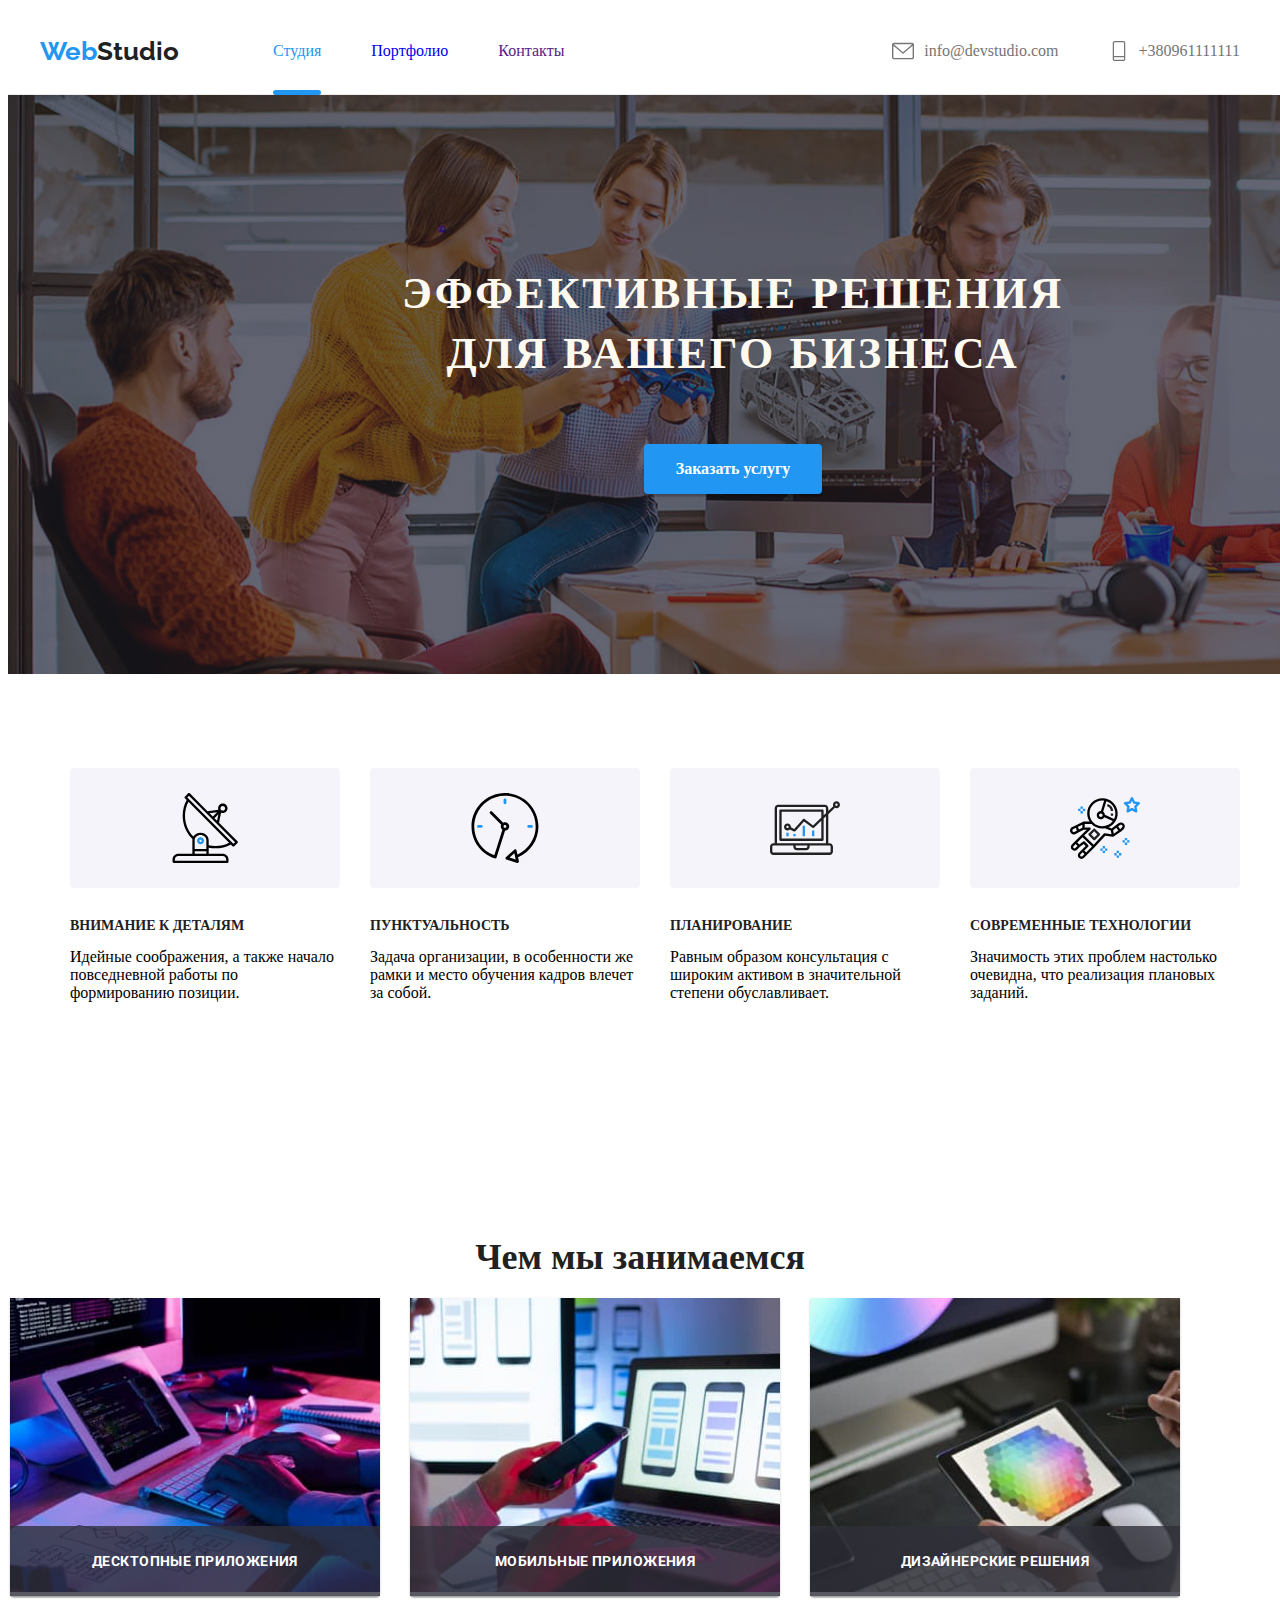
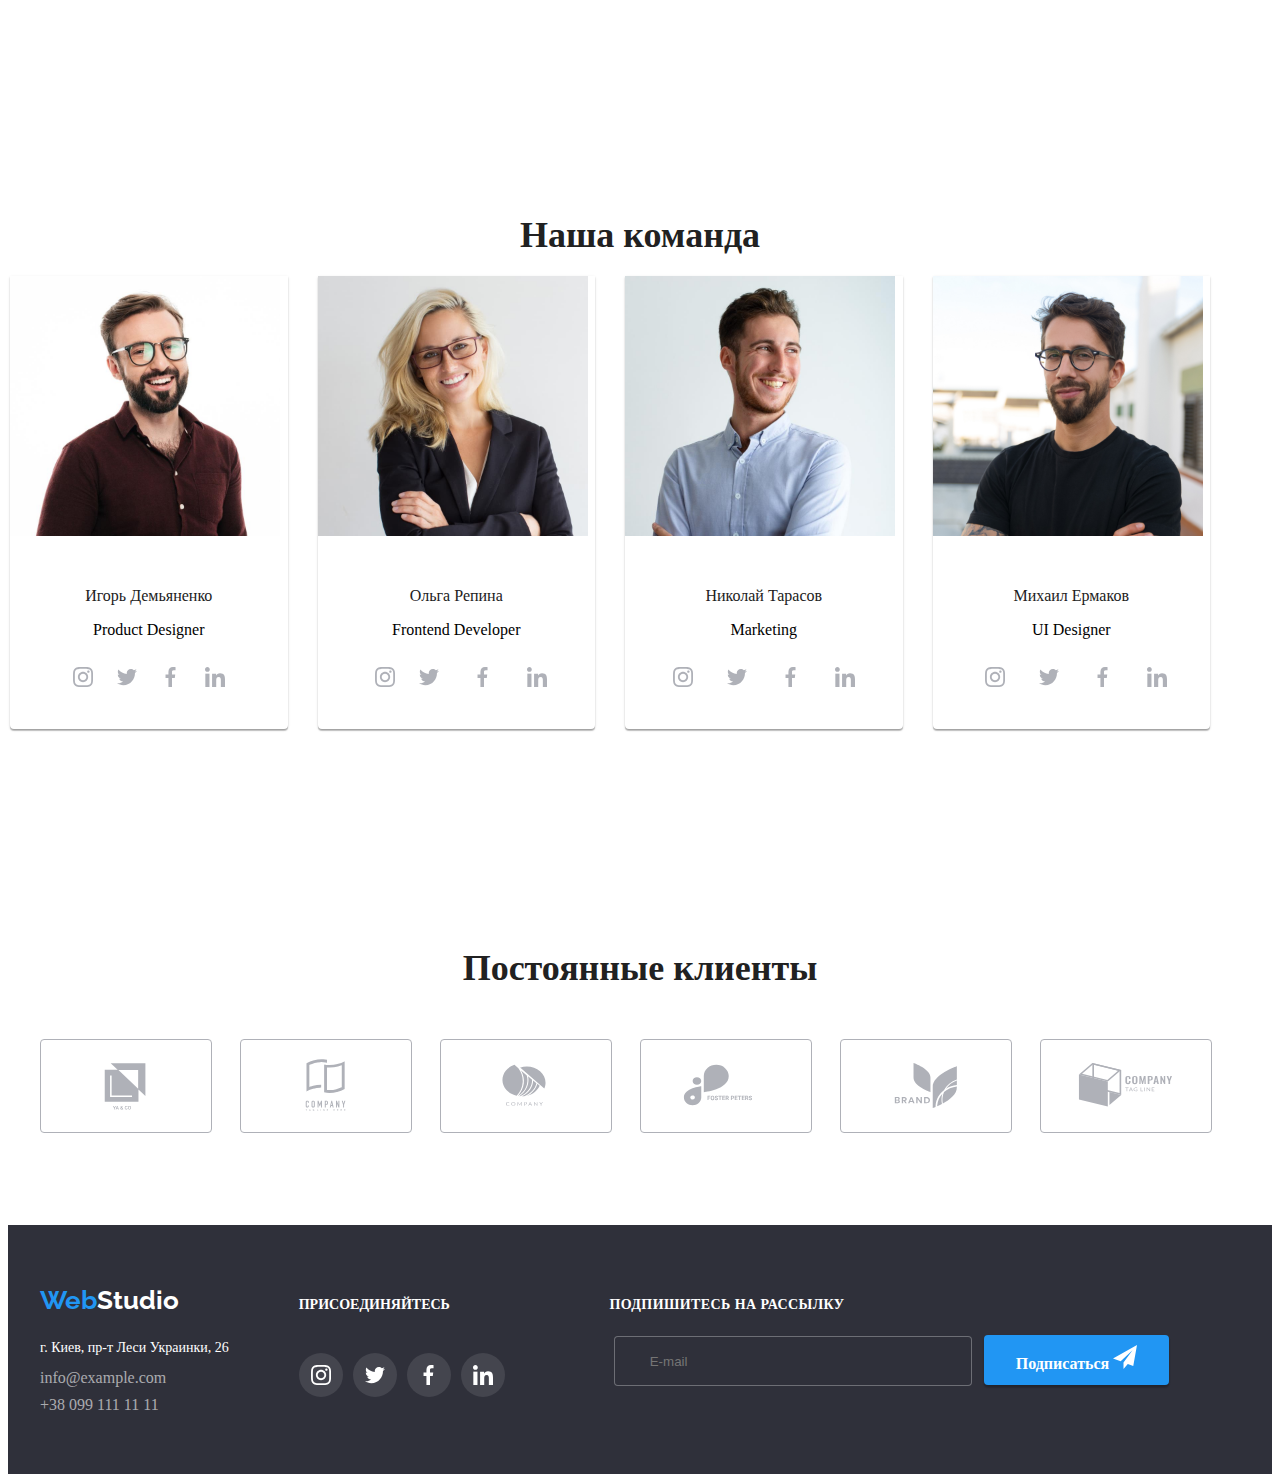
<file: index.html>
<!DOCTYPE html>
<html lang="ru">
  <head>
    <meta charset="UTF-8" />

    <link rel="preconnect" href="https://fonts.googleapis.com" />
    <title>Document</title>
    <link rel="preconnect" href="https://fonts.gstatic.com" crossorigin />
    <link
      href="https://fonts.googleapis.com/css2?family=Raleway:wght@700&family=Roboto:wght@400;500;700;900&display=swap"
      rel="stylesheet"
    />
    <link
      rel="stylesheet"
      href="https://cdnjs.cloudflare.com/ajax/libs/modern-normalize/1.1.0/modern-normalize.min.css"
      integrity="sha512-wpPYUAdjBVSE4KJnH1VR1HeZfpl1ub8YT/NKx4PuQ5NmX2tKuGu6U/JRp5y+Y8XG2tV+wKQpNHVUX03MfMFn9Q=="
      crossorigin="anonymous"
      referrerpolicy="no-referrer"
    /> 


      
    <link rel="stylesheet" href="./css/main.min.css"/>
  </head>

  <body>
    <header class="page-header">
      <div class="container header-container">
        <nav class="header-navigation link">
          <a href="/" class="logo link header-logo"> Web<span class="web">Studio</span> </a>
          <ul class="header-list list">
            <li class="header-item">
              <a class="link header-link current current-link" href="./index.html">Студия</a>
            </li>
            <li class="header-item">
              <a class="link header-link" href="./portfolio.html">Портфолио</a>
            </li>
            <li class="header-item">
              <a class="link header-link" href="">Контакты</a>
            </li>
          </ul>
        </nav>

        <ul class="list header-contact">
          <li class="header-mail-item">
            <a class="link header-mail-link" href="mailto:info@devstudio.com">
              <svg class="mail">
                <use href="./images/sprite.svg#icon-mail"></use></svg
              >info@devstudio.com</a
            >
          </li>

          <li class="header-tell-item">
            <a class="link header-tell-link" href="tel:+380961111111">
              <svg class="phone">
                <use href="./images/sprite.svg#icon-phone"></use></svg
              >+380961111111</a
            >
          </li>
        </ul>
      </div>
    </header>
    <main>
      <section class="hero-section">
        <div class="button-container">
          <h1 class="modal-window__hero-title">Эффективные решения для вашего бизнеса</h1>
          <button data-modal-open class="modal-window__hero-btn" type="button">Заказать услугу</button>
        </div>
      </section>

      <section class="section iconns-section">
        <div class="container">
          <ul class="picture">
            <li class="client-item">
              <div class="client-menu">
                <svg class="client-icon" width="70" height="70">
                  <use href="./images/picture-sprite.svg#icon-Group"></use>
                </svg>
              </div>

              <h3 class="about-title">Внимание к деталям</h3>
              <p class="about-text">Идейные соображения, а также начало повседневной работы по формированию позиции.</p>
            </li>

            <li class="client-item">
              <div class="client-menu">
                <svg class="client-icon" width="70" height="70">
                  <use href="./images/picture-sprite.svg#icon-clock"></use>
                </svg>
              </div>

              <h3 class="about-title">Пунктуальность</h3>
              <p class="about-text">
                Задача организации, в особенности же рамки и место обучения кадров влечет за собой.
              </p>
            </li>

            <li class="client-item">
              <div class="client-menu">
                <svg class="client-icon" width="70" height="70">
                  <use href="./images/picture-sprite.svg#icon-diagram"></use>
                </svg>
              </div>

              <h3 class="about-title">Планирование</h3>
              <p class="about-text">
                Равным образом консультация с широким активом в значительной степени обуславливает.
              </p>
            </li>

            <li class="client-item">
              <div class="client-menu">
                <svg class="client-icon" width="70" height="70">
                  <use href="./images/picture-sprite.svg#icon-astronaut"></use>
                </svg>
              </div>

              <h3 class="about-title">Современные технологии</h3>
              <p class="about-text">Значимость этих проблем настолько очевидна, что реализация плановых заданий.</p>
            </li>
          </ul>
        </div>
      </section>
      <section class="section work-section">
        <div class="container">
          <h2 class="work-section__title">Чем мы занимаемся</h2>

          <ul class="list flex-container work-section-list ">
            <li class="flex-item work-section__item">
              <img src="./images/image1.jpg" alt="работа с планшетом" width="370" />

              <div class="work__section-box">
                <h2 class="section__discription ">Десктопные приложения</h2>
              </div>
            </li>

            <li class="flex-item work-section__item">
              <img src="./images/image2.jpg" alt="работа с планшетом" width="370" />

              <div class="work__section-box">
                <h2 class="section__discription ">Мобильные приложения</h2>
              </div>
            </li>

            <li class="flex-item work-section__item">
              <img src="./images/image3.jpg" alt="работа с планшетом" width="370" />

              <div class="work__section-box">
                <h2 class="section__discription ">Дизайнерские Решения</h2>
              </div>
            </li>
          </ul>
        </div>
      </section>
      <section class="section work-section__team">
        <div class="container">
          <h2 class="work-section__title">Наша команда</h2>
          <ul class="list flex-container">
            <li class="flex-item work-section__item">
              <img class="team-img" src="./images/people1.jpg" alt="игорь демьяненко" width="270" />
              <div class="work-section__bottom ">
                <h3 class="work-section__person">Игорь Демьяненко</h3>
                <p class="work-section__team-text" lang="en">Product Designer</p>

                <ul class="work-section__social">
                  <li class="work-section__social-network">
                    <a href="#" class="social-link instagram" aria-label="instagram">
                      <svg class="icon" width="20" height="20">
                        <use href="./images/sprite.svg#icon-instagram"></use>
                      </svg>
                    </a>
                  </li>

                  <li class="work-section__social-network">
                    <a href="#" class="social-link twitter" aria-label="twitter">
                      <svg class="icon" width="20" height="20">
                        <use href="./images/sprite.svg#icon-twitter"></use>
                      </svg>
                    </a>
                  </li>

                  <li class="work-section__social-network">
                    <a href="#" class="social-link facebook" aria-label="facebook">
                      <svg class="icon" width="20" height="20">
                        <use href="./images/sprite.svg#icon-facebook"></use>
                      </svg>
                    </a>
                  </li>

                  <li class="work-section__social-network">
                    <a href="#" class="social-link linkedin" aria-label="linkedin">
                      <svg class="icon" width="20" height="20">
                        <use href="./images/sprite.svg#icon-linkidin"></use>
                      </svg>
                    </a>
                  </li>
                </ul>
              </div>
            </li>

            <li class="flex-item work-section__item">
              <img class="team-img" src="./images/people3.jpg" alt="Ольга Репина" width="270" />
              <div class="work-section__bottom ">
                <h3 class="work-section__person">Ольга Репина</h3>
                <p class="work-section__team-text" lang="en">Frontend Developer</p>

                <ul class="work-section__social">
                  <li class="work-section__network">
                    <a href="#" class="social-link instagram" aria-label="instagram">
                      <svg class="icon" width="20" height="20">
                        <use href="./images/sprite.svg#icon-instagram"></use>
                      </svg>
                    </a>
                  </li>
                  <li class="social-network">
                    <a href="#" class="social-link twitter" aria-label="twitter">
                      <svg class="icon" width="20" height="20">
                        <use href="./images/sprite.svg#icon-twitter"></use>
                      </svg>
                    </a>
                  </li>

                  <li class="work-section__network">
                    <a href="#" class="social-link facebook" aria-label="facebook">
                      <svg class="icon" width="20" height="20">
                        <use href="./images/sprite.svg#icon-facebook"></use>
                      </svg>
                    </a>
                  </li>

                  <li class="work-section__network">
                    <a href="#" class="social-link linkedin" aria-label="linkedin">
                      <svg class="icon" width="20" height="20">
                        <use href="./images/sprite.svg#icon-linkidin"></use>
                      </svg>
                    </a>
                  </li>
                </ul>
              </div>
            </li>

            <li class="flex-item work-section__item">
              <img class="team-img" src="./images/people2.jpg" alt="Николай Тарасов" width="270" />
              <div class="work-section__bottom ">
                <h3 class="work-section__person">Николай Тарасов</h3>
                <p class="work-section__team-text" lang="en">Marketing</p>

                <ul class="work-section__social">
                  <li class="social-network">
                    <a href="#" class="social-link instagram" aria-label="instagram">
                      <svg class="icon" width="20" height="20">
                        <use href="./images/sprite.svg#icon-instagram"></use>
                      </svg>
                    </a>
                  </li>
                  <li class="work-section__network">
                    <a href="#" class="social-link twitter" aria-label="twitter">
                      <svg class="icon" width="20" height="20">
                        <use href="./images/sprite.svg#icon-twitter"></use>
                      </svg>
                    </a>
                  </li>

                  <li class="work-section__network">
                    <a href="#" class="social-link facebook" aria-label="facebook">
                      <svg class="icon" width="20" height="20">
                        <use href="./images/sprite.svg#icon-facebook"></use>
                      </svg>
                    </a>
                  </li>

                  <li class="work-section__network">
                    <a href="#" class="social-link linkedin" aria-label="linkedin">
                      <svg class="icon" width="20" height="20">
                        <use href="./images/sprite.svg#icon-linkidin"></use>
                      </svg>
                    </a>
                  </li>
                </ul>
              </div>
            </li>
            <li class="flex-item work-section__item">
              <img class="team-img" src="./images/people4.jpg" alt="Михаил Ермаков" width="270" />
              <div class="work-section__bottom ">
                <h3 class="work-section__person">Михаил Ермаков</h3>
                <p class="work-section__team-text" lang="en">UI Designer</p>

                <ul class="work-section__social">
                  <li class="work-section__network">
                    <a href="#" class="social-link instagram" aria-label="instagram">
                      <svg class="icon" width="20" height="20">
                        <use href="./images/sprite.svg#icon-instagram"></use>
                      </svg>
                    </a>
                  </li>
                  <li class="work-section__network">
                    <a href="#" class="social-link twitter" aria-label="twitter">
                      <svg class="icon" width="20" height="20">
                        <use href="./images/sprite.svg#icon-twitter"></use>
                      </svg>
                    </a>
                  </li>

                  <li class="work-section__network">
                    <a href="#" class="social-link facebook" aria-label="facebook">
                      <svg class="icon" width="20" height="20">
                        <use href="./images/sprite.svg#icon-facebook"></use>
                      </svg>
                    </a>
                  </li>

                  <li class="work-section__network">
                    <a href="#" class="social-link linkedin" aria-label="linkedin">
                      <svg class="icon" width="20" height="20">
                        <use href="./images/sprite.svg#icon-linkidin"></use>
                      </svg>
                    </a>
                  </li>
                </ul>
              </div>
            </li>
          </ul>
        </div>
      </section>

      <section class="section">
        <div class="container">
          <h2 class="corporation__section-title-client">Постоянные клиенты</h2>
          <ul class="corporation__picture-company">
            <li class="icons__company">
              <a href="#" class="icons__menu">
                <svg class="client-icon-menu" width="106" height="60">
                  <use href="./images/logo-sprite.svg#icon-Logo-1"></use>
                </svg>
              </a>
            </li>
            <li class="icons__company ">
              <a href="#" class="icons__menu">
                <svg class="client-icon-menu" width="106" height="60">
                  <use href="./images/logo-sprite.svg#icon-Logo-2"></use>
                </svg>
              </a>
            </li>
            <li class="icons__company ">
              <a href="#" class="icons__menu">
                <svg class="client-icon-menu" width="106" height="60">
                  <use href="./images/logo-sprite.svg#icon-Logo-3"></use>
                </svg>
              </a>
            </li>
            <li class="icons__company ">
              <a href="#" class="icons__menu">
                <svg class="client-icon-menu" width="106" height="60">
                  <use href="./images/logo-sprite.svg#icon-Logo-4"></use>
                </svg>
              </a>
            </li>
            <li class="icons__company ">
              <a href="#" class="icons__menu">
                <svg class="client-icon-menu" width="106" height="60">
                  <use href="./images/logo-sprite.svg#icon-Logo-5"></use>
                </svg>
              </a>
            </li>

            <li class="icons__company ">
              <a href="#" class="icons__menu">
                <svg class="client-icon-menu" width="106" height="60">
                  <use href="./images/logo-sprite.svg#icon-Logo-6"></use>
                </svg>
              </a>
            </li>
          </ul>
        </div>
      </section>
    </main>

    <footer class="footer">
      <div class="container footer-container">
        <div class="label__item">
          <a href="/" class="label__logo logo link"> Web<span class="label__web-white">Studio</span> </a>

          <address class="navigation__item">
            <ul class="list navigation__address">
              <li class="navigation__address-item">
                <a
                  class="link navigation__footer-address-text"
                  href="https://www.google.com.ua/maps/place/%D0%B1%D1%83%D0%BB.+%D0%9B%D0%B5%D1%81%D0%B8+%D0%A3%D0%BA%D1%80%D0%B0%D0%B8%D0%BD%D0%BA%D0%B8,+2%D0%B0,+%D0%9A%D0%B8%D0%B5%D0%B2,+01001/@50.4380726,30.5230776,17z/data=!3m1!4b1!4m5!3m4!1s0x40d4cf01cf07e4e5:0x1105cfa09cf56e56!8m2!3d50.4380726!4d30.5252663?hl=ru"
                >
                  г. Киев, пр-т Леси Украинки, 26
                </a>
              </li>

              <li class="navigation__item">
                <a class="navigation__link link footer-mail " href="mailto:info@example.com"
                  >info@example.com</a
                >
              </li>
              <li class="navigation__item">
                <a class="link footer-tel-link" href="tel:+380991111111">+38 099 111 11 11</a>
              </li>
            </ul>
          </address>
        </div>

        <div class="footer-container-item">
          <h2 class="social-block__item">ПРИСОЕДИНЯЙТЕСЬ</h2>

          <ul class="social-block__company">
            <li class="social-block__network">
              <a href="#" class="social-block__link  address-instagram" aria-label="address-instagram">
                <svg class="social-block__icon" width="20" height="20">
                  <use href="./images/sprite.svg#icon-instagram"></use>
                </svg>
              </a>
            </li>
            <li class="social-block__network">
              <a href="#" class="social-block__link  address-twitter" aria-label="address-twitter">
                <svg class="social-block__icon" width="20" height="20">
                  <use href="./images/sprite.svg#icon-twitter"></use>
                </svg>
              </a>
            </li>

            <li class="social-block__network">
              <a href="#" class="social-block__link address-facebook" aria-label="address-facebook">
                <svg class="social-block__icon" width="20" height="20">
                  <use href="./images/sprite.svg#icon-facebook"></use>
                </svg>
              </a>
            </li>

            <li class="social-block__network">
              <a href="#" class="social-block__link  address-linkedin" aria-label="address-linkedin">
                <svg class="social-block__icon" width="20" height="20">
                  <use href="./images/sprite.svg#icon-linkidin"></use>
                </svg>
              </a>
            </li>
          </ul>
        </div>

        <div class="mail-modal__footer-form">
          <b class="mail-modal__footer-modal-headline"> ПОДПИШИТЕСЬ НА РАССЫЛКУ</b>
          
   
 
          <div class="mail-modal__button">
            <input type="search" placeholder="E-mail" name="user-name" class="mail-modal__footer-form-input" required />

    
              <button type="submit" class="footer__modal-btn">
                Подписаться

                <svg class="mail-modal__footer-icon">
                  <use href="./images/footer-icon.svg#icon-icon-send"></use>
                </svg>
              </button>
            
          </div>
        </div>
      </div>
      <div class="backdrop is-hidden" data-modal>
        <div class="modal-window__modal">
          <button type="button" class=" modal-window__button-close is-hidden" data-modal-close>
             <svg class="modal-window__icon" width="11" height="11" >
            <use href="./images/icons/vector-close.svg#icon-Vector"></use>
          </svg>
          </button>
          <b class="modal-headline"> Оставьте свои данные, мы вам перезвоним</b>
          <form class="modal-window__modal-form"></form>
          <div class="madalka-window">
            <label class="modal-window__form-input-box">Имя</label>

            <div class="modalka-window__input">
              <input
                type="tel"
                name="user-name"
                class="modal-window__form-input"
                pattern="[0-9]{10}"
                title=" 050505050"
                required
              />

              <svg class="modal-window__form-input-icon" width="18" height="18">
                <use href="./images/modal-sprite.svg#icon-person-black-18dp-1"></use>
              </svg>
            </div>
          </div>

          <div class="madalka-window">
            <label class="modal-window__form-input-box">Телефон</label>

            <div class="modalka-window__input">
              <input
                type="tel"
                name="user-number"
                class="modal-window__form-input"
                pattern="[0-9]{10}"
                title=" 050505050"
                required
              />

              <svg class="modal-window__form-input-icon" width="18" height="18">
                <use href="./images/modal-sprite.svg#icon-phone-black-18dp-1"></use>
              </svg>
            </div>
          </div>
          <div class="madalka-window">
            <label class="modal-window__form-input-box">Почта </label>

            <div class="modalka-window__input">
              <input type="email" name="user-mail" class="modal-window__form-input" />

              <svg class="modal-window__form-input-icon" width="18" height="18">
                <use href="./images/modal-sprite.svg#icon-email-black-18dp-1"></use>
              </svg>
            </div>
          </div>
          <div class="madalka-window">
            <h2 class="modal__name">Комментарий</h2>
            <textarea name="user-msg" class="modal-window__form-message" placeholder="Введите текст"></textarea>
          </div>
          <div class="modalka-window__input">
            <input
              type="checkbox"
              class="modal-window__policy-checkbox visually-hidden"
              
              id="modal-window__policy-check"
            />
            <label class="modal-window__policy-box" for="modal-window__policy-check">
              Соглашаюсь с рассылкой и принимаю &nbsp;<a href="#">Условия договора</a>
            </label>
          </div>
          <button type="submit" class="modal-window__form-submit-btn">Отравить</button>
        </div>
      </div>
    </footer>
    <script src="./js/modal.js"></script>
  </body>
</html>
</file>
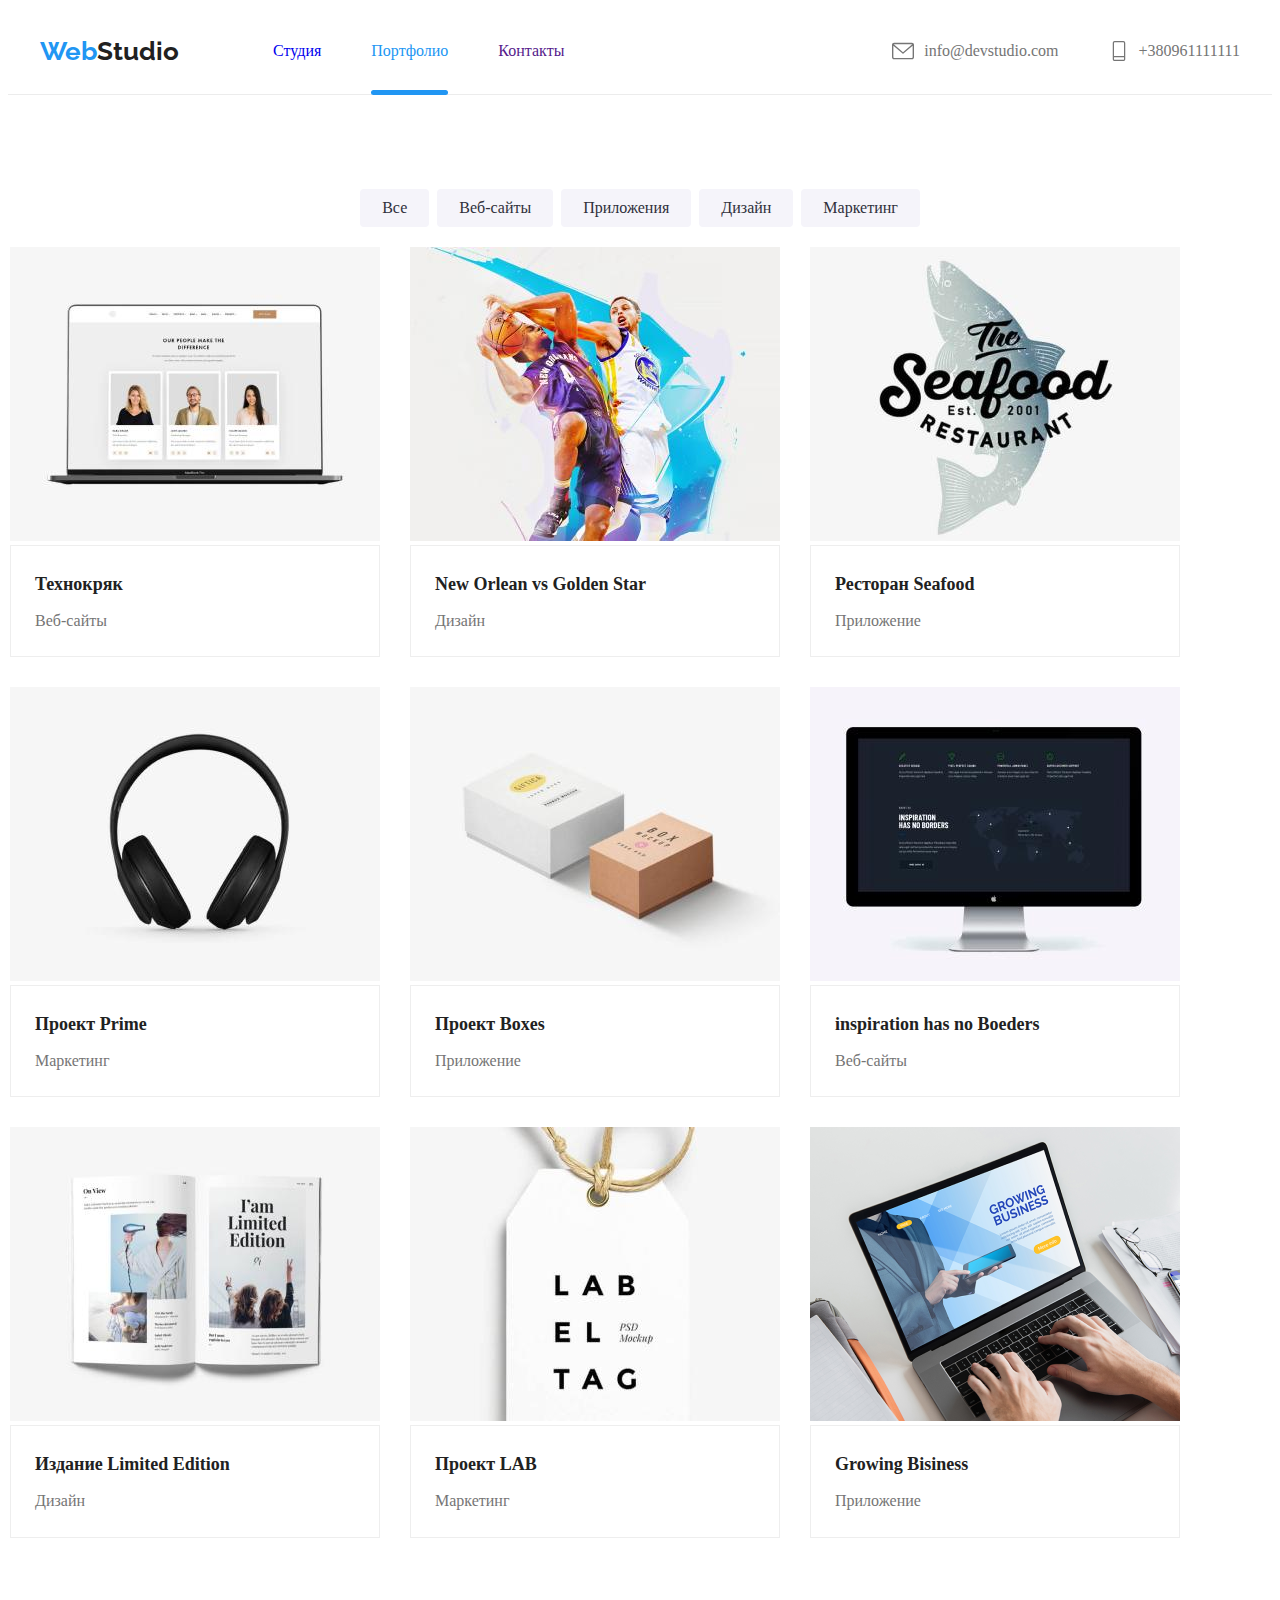
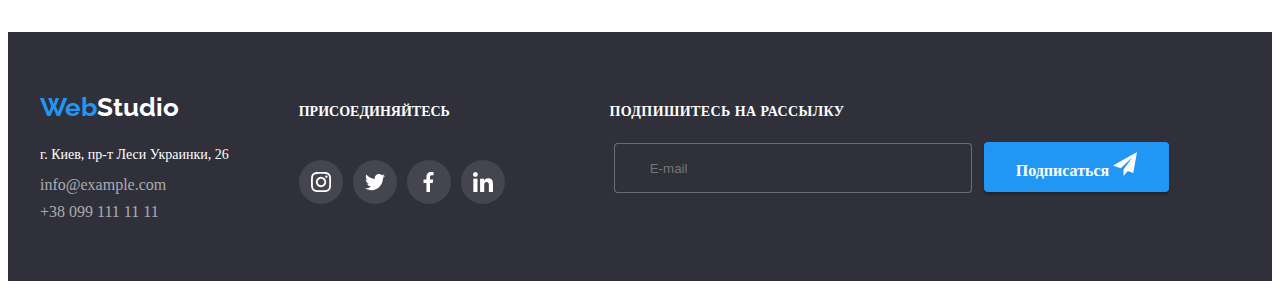
<file: portfolio.html>
<!DOCTYPE html>
<html lang="ru">
  <head>
    <meta charset="UTF-8" />
    <meta http-equiv="X-UA-Compatible" content="IE=edge" />
    <meta name="viewport" content="width=device-width, initial-scale=1.0" />
    <title>Document</title>
    <link rel="preconnect" href="https://fonts.googleapis.com" />
    <link rel="preconnect" href="https://fonts.gstatic.com" crossorigin />
    <link
      href="https://fonts.googleapis.com/css2?family=Raleway:wght@700&family=Roboto:wght@400;500;700;900&display=swap"
      rel="stylesheet"
    />
    <link
      rel="stylesheet"
      href="https://cdnjs.cloudflare.com/ajax/libs/modern-normalize/1.1.0/modern-normalize.min.css"
      integrity="sha512-wpPYUAdjBVSE4KJnH1VR1HeZfpl1ub8YT/NKx4PuQ5NmX2tKuGu6U/JRp5y+Y8XG2tV+wKQpNHVUX03MfMFn9Q=="
      crossorigin="anonymous"
      referrerpolicy="no-referrer"
    />
    
    <link rel="stylesheet" href="./css/main.css"/>
  </head>

  <body>
    <header class="page-header">
      <div class="container header-container">
        <nav class="header-navigation link">
          <a href="/" class="logo link header-logo"> Web<span class="web">Studio</span> </a>
          <ul class="header-list list">
            <li class="header-item">
              <a class="link header-link" href="./index.html">Студия</a>
            </li>
            <li class="header-item">
              <a class="link header-link current current-link" href="./portfolio.html">Портфолио</a>
            </li>
            <li class="header-item">
              <a class="link header-link" href="">Контакты</a>
            </li>
          </ul>
        </nav>

        <ul class="list header-contact">
          <li class="header-mail-item">
            <a class="link header-mail-link" href="mailto:info@devstudio.com">
              <svg class="mail">
                <use href="./images/sprite.svg#icon-mail"></use></svg
              >info@devstudio.com</a
            >
          </li>

          <li class="header-tell-item">
            <a class="link header-tell-link" href="tel:+380961111111">
              <svg class="phone">
                <use href="./images/sprite.svg#icon-phone"></use></svg
              >+380961111111</a
            >
          </li>
        </ul>
      </div>
    </header>
    <main>
      <section class="section">
        <div class="container">
          <ul class="list filter-list">
            <li class="filter-item">
              <button class="button-link" type="button">Все</button>
            </li>
            <li class="filter-item">
              <button class="button-link" type="button">Веб-сайты</button>
            </li>
            <li class="filter-item">
              <button class="button-link" type="button">Приложения</button>
            </li>
            <li class="filter-item">
              <button class="button-link" type="button">Дизайн</button>
            </li>
            <li class="filter-item">
              <button class="button-link" type="button">Маркетинг</button>
            </li>
          </ul>

          <ul class="list flex-container">
            <li class="   cards-box__project-item">
              <a href="" class="cards-box__project-link">
                <div class="cards-box__project-item-bottom">
                  <img src="./images/notebookfront.jpg" alt="Ноутбук с изображением сайта " width="370" />
                  <p class="cards-box__overlay">
                    Технокряк это современная площадка распространения коронавируса. Компании используют эту платформу
                    для цифрового шпионажа и атак на защищённые сервера конкурентов.
                  </p>
                </div>
                <div class="cards-box__portfolio-overlay">
                  <h3 class="cards-box__project-title">Технокряк</h3>
                  <p class="cards-box__project-item-text">Веб-сайты</p>
                </div>
              </a>
            </li>

            <li class="cards-box__project-item">
              <a href="" class="cards-box__project-link">
                <div class="cards-box__project-item-bottom">
                  <img src="./images/sport.jpg" alt="Баскетболбный матч" width="370" />
                  <p class="cards-box__overlay">
                    Технокряк это современная площадка распространения коронавируса. Компании используют эту платформу
                    для цифрового шпионажа и атак на защищённые сервера конкурентов.
                  </p>
                </div>
                <div class="cards-box__portfolio-overlay">
                  <h3 class="cards-box__project-title">New Orlean vs Golden Star</h3>
                  <p class="cards-box__project-item-text">Дизайн</p>
                </div>
              </a>
            </li>
            <li class="cards-box__project-item">
              <a href="" class="cards-box__project-link">
                <div class="cards-box__project-item-bottom">
                  <img src="./images/fish.jpg" alt="Новый ресторан " width="370" />
                  <p class="cards-box__overlay">
                    Технокряк это современная площадка распространения коронавируса. Компании используют эту платформу
                    для цифрового шпионажа и атак на защищённые сервера конкурентов.
                  </p>
                </div>
                <div class="cards-box__portfolio-overlay">
                  <h3 class="cards-box__project-title">Ресторан Seafood</h3>
                  <p class="cards-box__project-item-text">Приложение</p>
                </div>
              </a>
            </li>

            <li class=" cards-box__project-item">
              <a href="" class="cards-box__project-link">
                <div class="cards-box__project-item-bottom">
                  <img src="./images/headphones.jpg" alt="Изображение наушников" width="370" />
                  <p class="cards-box__overlay">
                    Технокряк это современная площадка распространения коронавируса. Компании используют эту платформу
                    для цифрового шпионажа и атак на защищённые сервера конкурентов.
                  </p>
                </div>
                <div class="cards-box__portfolio-overlay">
                  <h3 class="cards-box__project-title">Проект Prime</h3>
                  <p class="cards-box__project-item-text">Маркетинг</p>
                </div>
              </a>
            </li>

            <li class=" cards-box__project-item">
              <a href="" class="cards-box__project-link">
                <div class="cards-box__project-item-bottom">
                  <img src="./images/box.jpg" alt="Изображение коробок " width="370" />
                  <p class="cards-box__overlay">
                    Технокряк это современная площадка распространения коронавируса. Компании используют эту платформу
                    для цифрового шпионажа и атак на защищённые сервера конкурентов.
                  </p>
                </div>
                <div class="cards-box__portfolio-overlay">
                  <h3 class="cards-box__project-title">Проект Boxes</h3>
                  <p class="cards-box__project-item-text">Приложение</p>
                </div>
              </a>
            </li>
            <li class=" cards-box__project-item">
              <a href="" class="cards-box__project-link">
                <div class="cards-box__project-item-bottom">
                  <img src="./images/monitor.jpg" alt="Изоброжение монитора" width="370" />
                  <p class="cards-box__overlay">
                    Технокряк это современная площадка распространения коронавируса. Компании используют эту платформу
                    для цифрового шпионажа и атак на защищённые сервера конкурентов.
                  </p>
                </div>
                <div class="cards-box__portfolio-overlay">
                  <h3 class="cards-box__project-title">inspiration has no Boeders</h3>
                  <p class="cards-box__project-item-text">Веб-сайты</p>
                </div>
              </a>
            </li>

            <li class=" cards-box__project-item">
              <a href="" class="cards-box__project-link">
                <div class="cards-box__project-item-bottom">
                  <img src="./images/magazine.jpg" alt="Журнал" width="370" />
                  <p class="cards-box__overlay">
                    Технокряк это современная площадка распространения коронавируса. Компании используют эту платформу
                    для цифрового шпионажа и атак на защищённые сервера конкурентов.
                  </p>
                </div>
                <div class="cards-box__portfolio-overlay">
                  <h3 class="cards-box__project-title">Издание Limited Edition</h3>
                  <p class="cards-box__project-item-text">Дизайн</p>
                </div>
              </a>
            </li>

            <li class="cards-box__project-item">
              <a href="" class="cards-box__project-link">
                <div class="cards-box__project-item-bottom">
                  <img src="./images/price.jpg" alt="Ценник" width="370" />
                  <p class="cards-box__overlay">
                    Технокряк это современная площадка распространения коронавируса. Компании используют эту платформу
                    для цифрового шпионажа и атак на защищённые сервера конкурентов.
                  </p>
                </div>
                <div class="cards-box__portfolio-overlay">
                  <h3 class="cards-box__project-title">Проект LAB</h3>
                  <p class="cards-box__project-item-text">Маркетинг</p>
                </div>
              </a>
            </li>
            <li class="cards-box__project-item">
              <a href="" class="cards-box__project-link">
                <div class="cards-box__project-item-bottom">
                  <img src="./images/notebook.png" alt="Работа за ноутбуком  " width="370" />
                  <p class="cards-box__overlay">
                    Технокряк это современная площадка распространения коронавируса. Компании используют эту платформу
                    для цифрового шпионажа и атак на защищённые сервера конкурентов.
                  </p>
                </div>
                <div class="cards-box__portfolio-overlay">
                  <h3 class="cards-box__project-title">Growing Bisiness</h3>
                  <p class="cards-box__project-item-text">Приложение</p>
                </div>
              </a>
            </li>
          </ul>
        </div>
      </section>
    </main>
    <footer class="footer">
      <div class="container footer-container">
        <div class="label__item">
          <a href="/" class="label__logo logo link"> Web<span class="label__web-white">Studio</span> </a>

          <address class="navigation__item">
            <ul class="list navigation__address">
              <li class="navigation__address-item">
                <a
                  class="link navigation__footer-address-text"
                  href="https://www.google.com.ua/maps/place/%D0%B1%D1%83%D0%BB.+%D0%9B%D0%B5%D1%81%D0%B8+%D0%A3%D0%BA%D1%80%D0%B0%D0%B8%D0%BD%D0%BA%D0%B8,+2%D0%B0,+%D0%9A%D0%B8%D0%B5%D0%B2,+01001/@50.4380726,30.5230776,17z/data=!3m1!4b1!4m5!3m4!1s0x40d4cf01cf07e4e5:0x1105cfa09cf56e56!8m2!3d50.4380726!4d30.5252663?hl=ru"
                >
                  г. Киев, пр-т Леси Украинки, 26
                </a>
              </li>

              <li class="navigation__item">
                <a class="navigation__link footer-mail link list" href="mailto:info@example.com"
                  >info@example.com</a
                >
              </li>
              <li class="navigation__item">
                <a class="link footer-tel-link" href="tel:+380991111111">+38 099 111 11 11</a>
              </li>
            </ul>
          </address>
        </div>

        <div class="footer-container-item">
          <h2 class="social-block__item">ПРИСОЕДИНЯЙТЕСЬ</h2>

          <ul class="social-block__company">
            <li class="social-block__network">
              <a href="#" class="social-block__link  address-instagram" aria-label="address-instagram">
                <svg class="social-block__icon" width="20" height="20">
                  <use href="./images/sprite.svg#icon-instagram"></use>
                </svg>
              </a>
            </li>
            <li class="social-block__network">
              <a href="#" class="social-block__link  address-twitter" aria-label="address-twitter">
                <svg class="social-block__icon" width="20" height="20">
                  <use href="./images/sprite.svg#icon-twitter"></use>
                </svg>
              </a>
            </li>

            <li class="social-block__network">
              <a href="#" class="social-block__link address-facebook" aria-label="address-facebook">
                <svg class="social-block__icon" width="20" height="20">
                  <use href="./images/sprite.svg#icon-facebook"></use>
                </svg>
              </a>
            </li>

            <li class="social-block__network">
              <a href="#" class="social-block__link  address-linkedin" aria-label="address-linkedin">
                <svg class="social-block__icon" width="20" height="20">
                  <use href="./images/sprite.svg#icon-linkidin"></use>
                </svg>
              </a>
            </li>
          </ul>
        </div>

        <div class="mail-modal__footer-form">
          <b class="mail-modal__footer-modal-headline"> ПОДПИШИТЕСЬ НА РАССЫЛКУ</b>
          
   
 
          <div class="mail-modal__button">
            <input type="search" placeholder="E-mail" name="user-name" class="mail-modal__footer-form-input" required />

    
              <button type="submit" class="footer__modal-btn">
                Подписаться

                <svg class="mail-modal__footer-icon">
                  <use href="./images/footer-icon.svg#icon-icon-send"></use>
                </svg>
              </button>
            
          </div>
        </div>
      </div>
      <div class="backdrop is-hidden" data-modal>
        <div class="modal-window__modal">
          <button type="button" class=" modal-window__button-close is-hidden" data-modal-close>
             <svg class="modal-window__icon" width="11" height="11" >
            <use href="./images/icons/vector-close.svg#icon-Vector"></use>
          </svg>
          </button>
          <b class="modal-headline"> Оставьте свои данные, мы вам перезвоним</b>
          <form class="modal-window__modal-form"></form>
          <div class="madalka-window">
            <label class="modal-window__form-input-box">Имя</label>

            <div class="modalka-window__input">
              <input
                type="tel"
                name="user-name"
                class="modal-window__form-input"
                pattern="[0-9]{10}"
                title=" 050505050"
                required
              />

              <svg class="modal-window__form-input-icon" width="18" height="18">
                <use href="./images/modal-sprite.svg#icon-person-black-18dp-1"></use>
              </svg>
            </div>
          </div>

          <div class="madalka-window">
            <label class="modal-window__form-input-box">Телефон</label>

            <div class="modalka-window__input">
              <input
                type="tel"
                name="user-number"
                class="modal-window__form-input"
                pattern="[0-9]{10}"
                title=" 050505050"
                required
              />

              <svg class="modal-window__form-input-icon" width="18" height="18">
                <use href="./images/modal-sprite.svg#icon-phone-black-18dp-1"></use>
              </svg>
            </div>
          </div>
          <div class="madalka-window">
            <label class="modal-window__form-input-box">Почта </label>

            <div class="modalka-window__input">
              <input type="email" name="user-mail" class="modal-window__form-input" />

              <svg class="modal-window__form-input-icon" width="18" height="18">
                <use href="./images/modal-sprite.svg#icon-email-black-18dp-1"></use>
              </svg>
            </div>
          </div>
          <div class="madalka-window">
            <h2 class="modal__name">Комментарий</h2>
            <textarea name="user-msg" class="modal-window__form-message" placeholder="Введите текст"></textarea>
          </div>
          <div class="modalka-window__input">
            <input
              type="checkbox"
              class="modal-window__policy-checkbox visually-hidden"
              
              id="modal-window__policy-check"
            />
            <label class="modal-window__policy-box" for="modal-window__policy-check">
              Соглашаюсь с рассылкой и принимаю &nbsp;<a href="#">Условия договора</a>
            </label>
          </div>
          <button type="submit" class="modal-window__form-submit-btn">Отравить</button>
        </div>
      </div>
    </footer>
    <script src="./js/modal.js"></script>
  </body>
</html>
</file>
<file: css/main.css>
.button-container {
  width: 696px;
  margin: 0 auto;
  padding-right: 15px;
  padding-left: 15px;
}

.container {
  width: 1200px;
  margin: 0 auto;
  padding-right: 15px;
  padding-left: 15px;
}

ul {
  margin: 0;
  padding: 0;
  list-style: none;
}

.icons-section {
  padding-top: 60px;
}

.picture {
  display: -webkit-box;
  display: -ms-flexbox;
  display: flex;
  margin-left: auto;
  margin-right: auto;
}

.client-menu {
  display: -webkit-box;
  display: -ms-flexbox;
  display: flex;
  -webkit-box-pack: center;
      -ms-flex-pack: center;
          justify-content: center;
  -webkit-box-align: center;
      -ms-flex-align: center;
          align-items: center;
  color: var(--accent-color);
  border: 1px solid var(--primary-text-color);
  border-radius: 4px;
  width: 270px;
  height: 120px;
  background-color: var(--pictures-color);
  border: none;
}

.icons__company-client-menu {
  -webkit-box-align: center;
      -ms-flex-align: center;
          align-items: center;
  width: 170px;
  height: 92px;
  margin-left: 30px;
}

.corporation__picture-company {
  display: -webkit-box;
  display: -ms-flexbox;
  display: flex;
  margin-left: -30px;
}

.client-item-menu {
  display: -webkit-box;
  display: -ms-flexbox;
  display: flex;
  -webkit-box-pack: center;
      -ms-flex-pack: center;
          justify-content: center;
  -webkit-box-align: center;
      -ms-flex-align: center;
          align-items: center;
  fill: var(--company-boarder);
  width: 100%;
  height: 100%;
  border: 1px solid var(--company-boarder);
  border-radius: 4px;
  -webkit-transition-property: border-color, fill;
  transition-property: border-color, fill;
  -webkit-transition-duration: 250ms;
          transition-duration: 250ms;
  -webkit-transition-timing-function: cubic-bezier(0.4, 0, 0.2, 1);
          transition-timing-function: cubic-bezier(0.4, 0, 0.2, 1);
}
.client-item-menu:hover {
  border-color: var(--accent-color);
  fill: var(--accent-color);
}
.client-item-menu:focus {
  fill: var(--accent-color);
}

.client-item {
  margin-left: 30px;
}

.client-item:last-child {
  margin-right: 0;
}

.phone {
  width: 20px;
  height: 20px;
  margin-right: 10px;
  display: -webkit-box;
  display: -ms-flexbox;
  display: flex;
  -webkit-box-align: center;
      -ms-flex-align: center;
          align-items: center;
  fill: currentColor;
}
.phone:hover,
.phone .focus {
  fill: var(--accent-color);
}

.work-section__social {
  display: -webkit-box;
  display: -ms-flexbox;
  display: flex;
  -webkit-box-pack: center;
      -ms-flex-pack: center;
          justify-content: center;
}

.social-company {
  margin-bottom: 30px;
  display: -webkit-box;
  display: -ms-flexbox;
  display: flex;
  -webkit-box-align: center;
      -ms-flex-align: center;
          align-items: center;
  -webkit-box-pack: center;
      -ms-flex-pack: center;
          justify-content: center;
}

.work-section__social-network {
  -webkit-box-pack: center;
      -ms-flex-pack: center;
          justify-content: center;
}

.instagram,
.twitter,
.facebook,
.linkedin {
  display: -webkit-box;
  display: -ms-flexbox;
  display: flex;
  -webkit-box-pack: center;
      -ms-flex-pack: center;
          justify-content: center;
  -webkit-box-align: center;
      -ms-flex-align: center;
          align-items: center;
}

.icon {
  fill: var(--company-boarder);
}

.project-item {
  -ms-flex-preferred-size: calc(33.3333333333% - 30px);
      flex-basis: calc(33.3333333333% - 30px);
}

.portfolio-wrap {
  position: relative;
}

.about-item {
  -ms-flex-preferred-size: calc(25% - 30px);
      flex-basis: calc(25% - 30px);
}

.work-section {
  padding-top: 0;
}

.logo {
  display: -webkit-box;
  display: -ms-flexbox;
  display: flex;
  -webkit-box-align: center;
      -ms-flex-align: center;
          align-items: center;
  font-family: Raleway;
  font-weight: 700;
  font-size: 26px;
  color: var(--accent-color);
}

.visually-hidden {
  position: absolute;
  width: 1px;
  height: 1px;
  height: -1px;
  margin: -1px;
  border: 0;
  padding: 0;
  white-space: nowrap;
  -webkit-clip-path: nowrap;
          clip-path: nowrap;
  -webkit-clip-path: inset(100%);
          clip-path: inset(100%);
  clip: rect(0 0 0 0);
  overflow: hidden;
}

.hero-btn {
  padding: 10px 32px;
  font-family: inherit;
  background-color: var(--accent-color);
  color: var(--primary-title-color);
  cursor: pointer;
  border: none;
  font-size: 16px;
  line-height: 1.87;
  -webkit-box-shadow: 0px 3px 1px rgba(0, 0, 0, 0.1), 0px 1px 2px rgba(0, 0, 0, 0.08), 0px 2px 2px rgba(0, 0, 0, 0.12);
          box-shadow: 0px 3px 1px rgba(0, 0, 0, 0.1), 0px 1px 2px rgba(0, 0, 0, 0.08), 0px 2px 2px rgba(0, 0, 0, 0.12);
  border-radius: 4px;
}
.hero-btn:hover {
  background-color: var(--baground-colour-bott);
}
.hero-btn:focus {
  background-color: var(--baground-colour-bott);
}

.modal-window__icon {
  display: -webkit-box;
  display: -ms-flexbox;
  display: flex;
  fill: black;
  -webkit-box-pack: center;
      -ms-flex-pack: center;
          justify-content: center;
  -webkit-box-align: center;
      -ms-flex-align: center;
          align-items: center;
}

.modal-window__hero-btn {
  padding: 10px 32px;
  font-family: inherit;
  background-color: var(--accent-color);
  color: var(--primary-title-color);
  cursor: pointer;
  border: none;
  font-size: 16px;
  line-height: 1.87;
  -webkit-box-shadow: 0px 3px 1px rgba(0, 0, 0, 0.1), 0px 1px 2px rgba(0, 0, 0, 0.08), 0px 2px 2px rgba(0, 0, 0, 0.12);
  box-shadow: 0px 3px 1px rgba(0, 0, 0, 0.1), 0px 1px 2px rgba(0, 0, 0, 0.08), 0px 2px 2px rgba(0, 0, 0, 0.12);
  border-radius: 4px;
  -webkit-transition-duration: 250ms;
          transition-duration: 250ms;
  cursor: pointer;
  font-weight: 700;
  margin-top: 30px;
}
.modal-window__hero-btn:hover,
.modal-window__hero-btn .focus {
  background-color: var(--baground-colour-bott);
}

footer__modal-window__hero-btn {
  padding: 10px 32px;
  font-family: inherit;
  background-color: var(--accent-color);
  color: var(--primary-title-color);
  cursor: pointer;
  border: none;
  font-size: 16px;
  line-height: 1.87;
  -webkit-box-shadow: 0px 3px 1px rgba(0, 0, 0, 0.1), 0px 1px 2px rgba(0, 0, 0, 0.08), 0px 2px 2px rgba(0, 0, 0, 0.12);
  box-shadow: 0px 3px 1px rgba(0, 0, 0, 0.1), 0px 1px 2px rgba(0, 0, 0, 0.08), 0px 2px 2px rgba(0, 0, 0, 0.12);
  border-radius: 4px;
  -webkit-transition-duration: 250ms;
          transition-duration: 250ms;
  cursor: pointer;
  font-weight: 700;
  margin-left: 12px;
  translate: 0px 3px;
  height: 50px;
}
footer__modal-window__hero-btn:hover,
footer__modal-window__hero-btn .focus {
  background-color: var(--baground-colour-bott);
}

.hero-btn {
  padding: 10px 32px;
  font-family: inherit;
  background-color: var(--accent-color);
  color: var(--primary-title-color);
  cursor: pointer;
  border: none;
  font-size: 16px;
  line-height: 1.87;
  -webkit-box-shadow: 0px 3px 1px rgba(0, 0, 0, 0.1), 0px 1px 2px rgba(0, 0, 0, 0.08), 0px 2px 2px rgba(0, 0, 0, 0.12);
          box-shadow: 0px 3px 1px rgba(0, 0, 0, 0.1), 0px 1px 2px rgba(0, 0, 0, 0.08), 0px 2px 2px rgba(0, 0, 0, 0.12);
  border-radius: 4px;
}
.hero-btn:hover {
  background-color: var(--baground-colour-bott);
}
.hero-btn:focus {
  background-color: var(--baground-colour-bott);
}

.modal-window__hero-btn {
  padding: 10px 32px;
  font-family: inherit;
  background-color: var(--accent-color);
  color: var(--primary-title-color);
  cursor: pointer;
  border: none;
  font-size: 16px;
  line-height: 1.87;
  -webkit-box-shadow: 0px 3px 1px rgba(0, 0, 0, 0.1), 0px 1px 2px rgba(0, 0, 0, 0.08), 0px 2px 2px rgba(0, 0, 0, 0.12);
  box-shadow: 0px 3px 1px rgba(0, 0, 0, 0.1), 0px 1px 2px rgba(0, 0, 0, 0.08), 0px 2px 2px rgba(0, 0, 0, 0.12);
  border-radius: 4px;
  -webkit-transition-duration: 250ms;
          transition-duration: 250ms;
  cursor: pointer;
  font-weight: 700;
  margin-top: 30px;
}
.modal-window__hero-btn:hover,
.modal-window__hero-btn .focus {
  background-color: var(--baground-colour-bott);
}

.footer__modal-window__hero-btn {
  padding: 10px 32px;
  font-family: inherit;
  background-color: var(--accent-color);
  color: var(--primary-title-color);
  cursor: pointer;
  border: none;
  font-size: 16px;
  line-height: 1.87;
  -webkit-box-shadow: 0px 3px 1px rgba(0, 0, 0, 0.1), 0px 1px 2px rgba(0, 0, 0, 0.08), 0px 2px 2px rgba(0, 0, 0, 0.12);
  box-shadow: 0px 3px 1px rgba(0, 0, 0, 0.1), 0px 1px 2px rgba(0, 0, 0, 0.08), 0px 2px 2px rgba(0, 0, 0, 0.12);
  border-radius: 4px;
  -webkit-transition-duration: 250ms;
          transition-duration: 250ms;
  cursor: pointer;
  font-weight: 700;
  margin-left: 12px;
  translate: 0px 3px;
}
.footer__modal-window__hero-btn:hover,
.footer__modal-window__hero-btn .focus {
  background-color: var(--baground-colour-bott);
}

.page-header {
  border-bottom: 1px solid var(--border-color);
}

.header-container {
  display: -webkit-box;
  display: -ms-flexbox;
  display: flex;
  -webkit-box-align: center;
      -ms-flex-align: center;
          align-items: center;
}

.header-logo {
  margin-right: 94px;
  padding-top: 24px;
  padding-bottom: 24px;
}

.header-link {
  display: block;
  padding-top: 32px;
  padding-bottom: 32px;
  position: relative;
  -webkit-transition-property: color;
  transition-property: color;
  -webkit-transition-duration: 250ms;
          transition-duration: 250ms;
  -webkit-transition-timing-function: cubic-bezier(0.4, 0, 0.2, 1);
          transition-timing-function: cubic-bezier(0.4, 0, 0.2, 1);
}
.header-link::after, .header-link.focus {
  content: "";
  position: absolute;
  left: 0;
  bottom: 0;
  display: block;
  width: 100%;
  height: 5px;
  opacity: 0;
}
.header-link:hover::after, .header-link:focus::after {
  opacity: 1;
}
.header-link:focus {
  color: var(--accent-color);
}
.header-link:hover {
  color: var(--accent-color);
}

.header-link-contact {
  padding-top: 32px;
  padding-bottom: 32px;
}

.current::after {
  content: "";
  left: 0;
  bottom: -3px;
  display: block;
  border-radius: 4px;
  width: 100%;
  height: 5px;
  background-color: var(--accent-color);
  opacity: 1;
  -webkit-transition: opacity 250ms cubic-bezier(0.17, 0.67, 0.83, 0.67);
  transition: opacity 250ms cubic-bezier(0.17, 0.67, 0.83, 0.67);
}

.header-portfolio-link::after,
.header-portfolio-link:focus {
  content: "";
  position: absolute;
  left: 0;
  bottom: 0;
  display: block;
  width: 100%;
  height: 5px;
  background-color: var(--accent-color);
  opacity: 0;
  -webkit-transition: opacity 250ms cubic-bezier(0.17, 0.67, 0.83, 0.67);
  transition: opacity 250ms cubic-bezier(0.17, 0.67, 0.83, 0.67);
}
.header-portfolio-link::after .header-portfolio-link:hover::after,
.header-portfolio-link::after .header-portfolio-link:focus::after,
.header-portfolio-link:focus .header-portfolio-link:hover::after,
.header-portfolio-link:focus .header-portfolio-link:focus::after {
  opacity: 1;
}
.header-portfolio-link::after .header-portfolio-link:focus,
.header-portfolio-link:focus .header-portfolio-link:focus {
  color: var(--accent-color);
}

.header-navigation {
  display: -webkit-box;
  display: -ms-flexbox;
  display: flex;
}

.header-tell-item {
  display: -webkit-box;
  display: -ms-flexbox;
  display: flex;
  -webkit-box-align: center;
      -ms-flex-align: center;
          align-items: center;
}

.web {
  color: var(--heder-text-color);
}

.button-link {
  font-family: inherit;
  font-weight: 500;
  line-height: 1.6;
  font-size: 16px;
  color: var(--baground-colour);
  border: none;
  background-color: var(--baground-colour-bottom);
  cursor: pointer;
  padding: 6px 22px;
  border-radius: 4px;
  -webkit-transition-property: color, background-color, -webkit-box-shadow;
  transition-property: color, background-color, -webkit-box-shadow;
  transition-property: color, background-color, box-shadow;
  transition-property: color, background-color, box-shadow, -webkit-box-shadow;
  -webkit-transition-duration: 250ms;
          transition-duration: 250ms;
  -webkit-transition-timing-function: cubic-bezier(0.4, 0, 0.2, 1);
          transition-timing-function: cubic-bezier(0.4, 0, 0.2, 1);
}
.button-link:hover, .button-link:focus {
  color: var(--baground-colour-bottom);
  background-color: var(--accent-color);
  -webkit-box-shadow: 0px 3px 1px rgba(0, 0, 0, 0.1), 0px 1px 2px rgba(0, 0, 0, 0.08), 0px 2px 2px rgba(0, 0, 0, 0.12);
          box-shadow: 0px 3px 1px rgba(0, 0, 0, 0.1), 0px 1px 2px rgba(0, 0, 0, 0.08), 0px 2px 2px rgba(0, 0, 0, 0.12);
}

.header-list {
  color: var(--secondary-title-color);
  display: -webkit-box;
  display: -ms-flexbox;
  display: flex;
  -webkit-box-align: center;
      -ms-flex-align: center;
          align-items: center;
}

.header-item {
  font-weight: 500;
  margin-right: 50px;
}
.header-item .header-item:last-child {
  margin: 0;
}
.header-item .header-item:not(:last-child) {
  margin-right: 50px;
}

.mail {
  width: 22px;
  height: 22px;
  margin-right: 10px;
  fill: currentColor;
}
.maill:hover {
  fill: var(--accent-color);
}

.header-list :hover,
.focus,
.current-link {
  color: var(--accent-color);
  text-decoration: none;
}

.header-mail-link:hover {
  color: var(--accent-color);
}

.header-mail-link:focus {
  color: var(--accent-color);
}

.header-contact {
  margin-left: auto;
  display: -webkit-box;
  display: -ms-flexbox;
  display: flex;
  -webkit-box-align: center;
      -ms-flex-align: center;
          align-items: center;
  font-weight: 500;
  line-height: 1.14;
}

.header-number {
  margin-right: 50px;
}

.header-tell-link {
  font-weight: 500;
  line-height: 1.14;
  color: var(--primary-text-color);
  display: -webkit-box;
  display: -ms-flexbox;
  display: flex;
  -webkit-box-align: center;
      -ms-flex-align: center;
          align-items: center;
  margin-right: inherit;
  -webkit-transition-duration: 250ms;
          transition-duration: 250ms;
  padding-top: 32px;
  padding-bottom: 32px;
  -webkit-transition-property: color;
  transition-property: color;
  transition-duration: 250ms;
  -webkit-transition-timing-function: cubic-bezier(0.4, 0, 0.2, 1);
          transition-timing-function: cubic-bezier(0.4, 0, 0.2, 1);
}
.header-tell-link:hover {
  color: var(--accent-color);
}
.header-tell-link:focus {
  color: var(--accent-color);
}
.header-tell-link:hover,
.header-tell-link .focus {
  color: var(--accent-color);
}

.header-mail-link {
  display: -webkit-box;
  display: -ms-flexbox;
  display: flex;
  -webkit-box-align: center;
      -ms-flex-align: center;
          align-items: center;
  -webkit-transition-duration: 250ms;
          transition-duration: 250ms;
  font-weight: 500;
  line-height: 1.14;
  color: var(--primary-text-color);
  padding-top: 32px;
  padding-bottom: 32px;
  -webkit-transition-property: color;
  transition-property: color;
  transition-duration: 250ms;
  -webkit-transition-timing-function: cubic-bezier(0.4, 0, 0.2, 1);
          transition-timing-function: cubic-bezier(0.4, 0, 0.2, 1);
}

.header-mail-item {
  margin-right: 50px;
  display: -webkit-box;
  display: -ms-flexbox;
  display: flex;
  -webkit-box-align: center;
      -ms-flex-align: center;
          align-items: center;
  padding: 0px;
}

.hero-section {
  margin: 0 auto;
  background-color: var(--baground-colour);
  padding-bottom: 180px;
  padding-top: 140px;
  text-align: center;
  background-image: -webkit-gradient(linear, left top, left bottom, from(rgba(47, 48, 58, 0.4)), to(rgba(47, 48, 58, 0.4))), url(../images/Img.png);
  background-image: linear-gradient(rgba(47, 48, 58, 0.4), rgba(47, 48, 58, 0.4)), url(../images/Img.png);
  width: 1450px;
  background-repeat: no-repeat;
}

.hero-title {
  margin-left: auto;
  margin-right: auto;
  margin-bottom: 30px;
  text-align: center;
  font-weight: 900;
  font-size: 44px;
  line-height: 1.5;
  text-transform: uppercase;
  max-width: 690px;
  color: var(--primary-title-color);
}

.icons-section {
  padding-top: 60px;
}

.picture {
  display: -webkit-box;
  display: -ms-flexbox;
  display: flex;
  margin-left: auto;
  margin-right: auto;
}

.client-menu {
  display: -webkit-box;
  display: -ms-flexbox;
  display: flex;
  -webkit-box-pack: center;
      -ms-flex-pack: center;
          justify-content: center;
  -webkit-box-align: center;
      -ms-flex-align: center;
          align-items: center;
  color: var(--accent-color);
  border: 1px solid var(--primary-text-color);
  border-radius: 4px;
  width: 270px;
  height: 120px;
  background-color: var(--pictures-color);
  border: none;
}

.icons__company {
  -webkit-box-align: center;
      -ms-flex-align: center;
          align-items: center;
  width: 170px;
  height: 92px;
  margin-left: 30px;
}

.corporation__picture-company {
  display: -webkit-box;
  display: -ms-flexbox;
  display: flex;
  margin-left: -30px;
}

.icons__menu {
  display: -webkit-box;
  display: -ms-flexbox;
  display: flex;
  -webkit-box-pack: center;
      -ms-flex-pack: center;
          justify-content: center;
  -webkit-box-align: center;
      -ms-flex-align: center;
          align-items: center;
  fill: var(--company-boarder);
  width: 100%;
  height: 100%;
  border: 1px solid var(--company-boarder);
  border-radius: 4px;
  -webkit-transition-property: border-color, fill;
  transition-property: border-color, fill;
  -webkit-transition-duration: 250ms;
          transition-duration: 250ms;
  -webkit-transition-timing-function: cubic-bezier(0.4, 0, 0.2, 1);
          transition-timing-function: cubic-bezier(0.4, 0, 0.2, 1);
}
.icons__menu:hover {
  border-color: var(--accent-color);
  fill: var(--accent-color);
}
.icons__menu:focus {
  fill: var(--accent-color);
}

.client-item {
  margin-left: 30px;
}
.client-item .header-tell-link:hover,
.client-item .focus {
  color: var(--accent-color);
}

.phone {
  width: 20px;
  height: 20px;
  margin-right: 10px;
  display: -webkit-box;
  display: -ms-flexbox;
  display: flex;
  -webkit-box-align: center;
      -ms-flex-align: center;
          align-items: center;
  fill: currentColor;
}
.phone .phone:hover,
.phone .focus {
  fill: var(--accent-color);
}

.work-section__social {
  display: -webkit-box;
  display: -ms-flexbox;
  display: flex;
  -webkit-box-pack: center;
      -ms-flex-pack: center;
          justify-content: center;
}

.social-company {
  margin-bottom: 30px;
  display: -webkit-box;
  display: -ms-flexbox;
  display: flex;
  -webkit-box-align: center;
      -ms-flex-align: center;
          align-items: center;
  -webkit-box-pack: center;
      -ms-flex-pack: center;
          justify-content: center;
}

.work-section__network {
  -webkit-box-pack: center;
      -ms-flex-pack: center;
          justify-content: center;
}

.social-link {
  display: block;
  width: 44px;
  height: 44px;
  border-radius: 50%;
  background-color: var(--primary-title-color);
  -webkit-transition-property: fill, background-color;
  transition-property: fill, background-color;
  -webkit-transition-duration: 250ms;
          transition-duration: 250ms;
  -webkit-transition-timing-function: cubic-bezier(0.4, 0, 0.2, 1);
          transition-timing-function: cubic-bezier(0.4, 0, 0.2, 1);
}

.social-link:focus {
  background-color: var(--accent-color);
  fill: var(--baground-colour-bottom);
}

.instagram,
.twitter,
.facebook,
.linkedin {
  display: -webkit-box;
  display: -ms-flexbox;
  display: flex;
  -webkit-box-pack: center;
      -ms-flex-pack: center;
          justify-content: center;
  -webkit-box-align: center;
      -ms-flex-align: center;
          align-items: center;
}

.icon {
  fill: var(--company-boarder);
}

.social-link:hover,
.social-link:focus {
  background-color: var(--accent-color);
}

.social-link:hover .icon {
  color: var(--pictures-color);
  fill: var(--primary-title-color);
}

.social-link:focus .icon {
  fill: var(--primary-title-color);
}

.instagram,
.twitter,
.facebook,
.linkedin {
  display: -webkit-box;
  display: -ms-flexbox;
  display: flex;
  -webkit-box-pack: center;
      -ms-flex-pack: center;
          justify-content: center;
  -webkit-box-align: center;
      -ms-flex-align: center;
          align-items: center;
}

.icon {
  fill: var(--company-boarder);
}

.project-item {
  -ms-flex-preferred-size: calc(33.3333333333% - 30px);
      flex-basis: calc(33.3333333333% - 30px);
}

.portfolio-wrap {
  position: relative;
}

.about-item {
  -ms-flex-preferred-size: calc(25% - 30px);
      flex-basis: calc(25% - 30px);
}

.work-section {
  padding-top: 0;
}

.team-title {
  display: -webkit-box;
  display: -ms-flexbox;
  display: flex;
  margin-left: -30px;
  margin-top: -30px;
}

.work-section__item {
  -ms-flex-preferred-size: calc(33.3333333333% - 30px);
      flex-basis: calc(33.3333333333% - 30px);
}

.work-section__person {
  margin-bottom: 10px;
  font-weight: 500;
  font-size: 16px;
  line-height: 1.19;
  color: var(--heder-text-color);
}

.about-title {
  display: -webkit-box;
  display: -ms-flexbox;
  display: flex;
  -webkit-box-pack: start;
      -ms-flex-pack: start;
          justify-content: start;
  font-size: 14px;
  line-height: 1.14;
  text-transform: uppercase;
  color: var(--secondary-text-color);
  margin-top: 30px;
}

.work-section__item {
  -ms-flex-preferred-size: calc(25% - 30px);
      flex-basis: calc(25% - 30px);
  -webkit-box-shadow: 0px 1px 3px rgba(0, 0, 0, 0.12), 0px 1px 1px rgba(0, 0, 0, 0.14), 0px 2px 1px rgba(0, 0, 0, 0.2);
          box-shadow: 0px 1px 3px rgba(0, 0, 0, 0.12), 0px 1px 1px rgba(0, 0, 0, 0.14), 0px 2px 1px rgba(0, 0, 0, 0.2);
  border-radius: 0px 0px 4px 4px;
  background-color: var(--primary-title-color);
}

.work-section__team-text {
  font-size: 16px;
  margin-bottom: 16px;
}

.team-section {
  background-color: var(--baground-colour-bottom);
}

.work-section__bottom {
  text-align: center;
  padding-top: 30px;
  padding-bottom: 30px;
}

.icon-Ellipse {
  width: 44px;
  height: 44px;
}

.work-section__network {
  -webkit-box-pack: center;
      -ms-flex-pack: center;
          justify-content: center;
  margin-left: 10px;
  -webkit-transition-duration: 500ms;
          transition-duration: 500ms;
}

.hero-btn {
  padding: 10px 32px;
  font-family: inherit;
  background-color: var(--accent-color);
  color: var(--primary-title-color);
  cursor: pointer;
  border: none;
  font-size: 16px;
  line-height: 1.87;
  -webkit-box-shadow: 0px 3px 1px rgba(0, 0, 0, 0.1), 0px 1px 2px rgba(0, 0, 0, 0.08), 0px 2px 2px rgba(0, 0, 0, 0.12);
          box-shadow: 0px 3px 1px rgba(0, 0, 0, 0.1), 0px 1px 2px rgba(0, 0, 0, 0.08), 0px 2px 2px rgba(0, 0, 0, 0.12);
  border-radius: 4px;
}
.hero-btn .hero-btn:hover {
  background-color: var(--baground-colour-bott);
}
.hero-btn .hero-btn:focus {
  background-color: var(--baground-colour-bott);
}

.modal-window__hero-btn {
  padding: 10px 32px;
  font-family: inherit;
  background-color: var(--accent-color);
  color: var(--primary-title-color);
  cursor: pointer;
  border: none;
  font-size: 16px;
  line-height: 1.87;
  -webkit-box-shadow: 0px 3px 1px rgba(0, 0, 0, 0.1), 0px 1px 2px rgba(0, 0, 0, 0.08), 0px 2px 2px rgba(0, 0, 0, 0.12);
  box-shadow: 0px 3px 1px rgba(0, 0, 0, 0.1), 0px 1px 2px rgba(0, 0, 0, 0.08), 0px 2px 2px rgba(0, 0, 0, 0.12);
  border-radius: 4px;
  -webkit-transition-duration: 250ms;
          transition-duration: 250ms;
  cursor: pointer;
  font-weight: 700;
  margin-top: 30px;
}
.modal-window__hero-btn .modal-window__hero-btn:hover,
.modal-window__hero-btn .focus {
  background-color: var(--baground-colour-bott);
}

.footer__modal-btn {
  padding: 10px 32px;
  font-family: inherit;
  background-color: var(--accent-color);
  color: var(--primary-title-color);
  cursor: pointer;
  border: none;
  font-size: 16px;
  line-height: 1.87;
  -webkit-box-shadow: 0px 3px 1px rgba(0, 0, 0, 0.1), 0px 1px 2px rgba(0, 0, 0, 0.08), 0px 2px 2px rgba(0, 0, 0, 0.12);
  box-shadow: 0px 3px 1px rgba(0, 0, 0, 0.1), 0px 1px 2px rgba(0, 0, 0, 0.08), 0px 2px 2px rgba(0, 0, 0, 0.12);
  border-radius: 4px;
  -webkit-transition-duration: 250ms;
          transition-duration: 250ms;
  cursor: pointer;
  font-weight: 700;
  margin-left: 12px;
  translate: 0px 3px;
  height: 50px;
}
.footer__modal-btn .footer__modal-btn:hover,
.footer__modal-btn .focus {
  background-color: var(--baground-colour-bott);
}

.modal-window__hero-title {
  color: floralwhite;
  height: 120px;
  font-weight: 900;
  font-size: 44px;
  line-height: 60px;
  -webkit-box-pack: center;
      -ms-flex-pack: center;
          justify-content: center;
  -webkit-box-align: center;
      -ms-flex-align: center;
          align-items: center;
  letter-spacing: 0.06em;
  text-transform: uppercase;
}

.backdrop {
  position: fixed;
  top: 0;
  left: 0;
  width: 100%;
  height: 100%;
  background-image: -webkit-gradient(linear, left top, left bottom, from(rgba(47, 48, 58, 0.4)), to(rgba(47, 48, 58, 0.4)));
  background-image: linear-gradient(rgba(47, 48, 58, 0.4), rgba(47, 48, 58, 0.4));
  cursor: pointer;
  -webkit-transition-duration: 250ms;
          transition-duration: 250ms;
}
.backdrop .backdrop.is-hidden {
  opacity: 0;
  pointer-events: none;
  -webkit-transition-duration: 250ms;
          transition-duration: 250ms;
}

.modal-window__modal {
  position: absolute;
  top: 50%;
  left: 50%;
  -webkit-transform: translate(-50%, -50%);
  transform: translate(-50%, -50%);
  padding: 40px;
  background: #ffffff;
  -webkit-box-shadow: 0px 1px 3px rgba(0, 0, 0, 0.12), 0px 1px 1px rgba(0, 0, 0, 0.14), 0px 2px 1px rgba(0, 0, 0, 0.2);
  box-shadow: 0px 1px 3px rgba(0, 0, 0, 0.12), 0px 1px 1px rgba(0, 0, 0, 0.14), 0px 2px 1px rgba(0, 0, 0, 0.2);
  border-radius: 4px;
  height: 581px;
}

.modal-window__button-close {
  width: 30px;
  height: 30px;
  border-radius: 50%;
  background-color: var(--primary-title-color);
  border: 1px solid gray;
  position: absolute;
  top: 8px;
  right: 8px;
  cursor: pointer;
  font-size: 1.5em;
  -webkit-transition: 0.3s linear var(--accent-color);
  transition: 0.3s linear var(--accent-color);
  -webkit-box-pack: center;
  -ms-flex-pack: center;
  justify-content: center;
  -webkit-box-align: center;
  -ms-flex-align: center;
  align-items: center;
  -webkit-transition-duration: 250ms;
          transition-duration: 250ms;
}

.modal-headline {
  font-size: 20px;
  letter-spacing: 0.03em;
  color: var(--baground-colour);
  -webkit-box-pack: center;
      -ms-flex-pack: center;
          justify-content: center;
  display: -webkit-box;
  display: -ms-flexbox;
  display: flex;
  margin-top: -10px;
}

.modal__name {
  font-weight: 400;
  font-size: 12px;
  line-height: 14px;
  margin-top: 12px;
}

.modal-window__button-close:hover {
  color: var(--accent-color);
}

.modal-window__button-close:focus {
  color: var(--accent-color);
}

.modal__headline {
  font-size: 19px;
  line-height: 1.1px;
  letter-spacing: 0.03em;
  color: #212121;
}

.modal-form__input-box {
  display: block;
  margin-bottom: 20px;
  font-size: 12px;
  position: relative;
}

.textarea-label {
  display: block;
  font-size: 12px;
  position: absolute;
  top: 0;
  -webkit-transform: translate(10px, 14px);
  transform: translate(10px, 14px);
  -webkit-transition: 0.1s linear transform;
  transition: 0.1s linear transform;
}

.modal-window__form-message:focus + .textarea-label {
  -webkit-transform: translate(0px, -14px);
  transform: translate(0px, -14px);
  border: 1px solid var(--accent-color);
}

.modal-window__form-input:first-child {
  margin-top: 0;
}

.modal-window__form-input,
.modal-window__form-message {
  width: 100%;
  height: 40px;
  border: 1px solid rgba(33, 33, 33, 0.2);
  border-radius: 4px;
  margin-top: 4px;
  padding: 0 10px 0 35px;
  -webkit-transition: 0.3s linear border;
  transition: 0.3s linear border;
  outline: none;
}
.modal-window__form-input .modal-window__form-message:focus-within,
.modal-window__form-message .modal-window__form-message:focus-within {
  border: 1px solid var(--accent-color);
}
.modal-window__form-input .modal-window__form-message,
.modal-window__form-message .modal-window__form-message {
  font-family: inherit;
  resize: none;
  height: 120px;
  padding: 12px 16px;
  width: 448px;
  height: 120px;
}
.modal-window__form-input .modal-window__form-message::-webkit-input-placeholder,
.modal-window__form-message .modal-window__form-message::-webkit-input-placeholder {
  color: rgba(117, 117, 117, 0.5);
}
.modal-window__form-input .modal-window__form-message:-ms-input-placeholder,
.modal-window__form-message .modal-window__form-message:-ms-input-placeholder {
  color: rgba(117, 117, 117, 0.5);
}
.modal-window__form-input .modal-window__form-message::-ms-input-placeholder,
.modal-window__form-message .modal-window__form-message::-ms-input-placeholder {
  color: rgba(117, 117, 117, 0.5);
}
.modal-window__form-input .modal-window__form-message::-webkit-input-placeholder, .modal-window__form-message .modal-window__form-message::-webkit-input-placeholder {
  color: rgba(117, 117, 117, 0.5);
}
.modal-window__form-input .modal-window__form-message::-moz-placeholder, .modal-window__form-message .modal-window__form-message::-moz-placeholder {
  color: rgba(117, 117, 117, 0.5);
}
.modal-window__form-input .modal-window__form-message:-ms-input-placeholder, .modal-window__form-message .modal-window__form-message:-ms-input-placeholder {
  color: rgba(117, 117, 117, 0.5);
}
.modal-window__form-input .modal-window__form-message::-ms-input-placeholder, .modal-window__form-message .modal-window__form-message::-ms-input-placeholder {
  color: rgba(117, 117, 117, 0.5);
}
.modal-window__form-input .modal-window__form-message::placeholder,
.modal-window__form-message .modal-window__form-message::placeholder {
  color: rgba(117, 117, 117, 0.5);
}
.modal-window__form-input .modal-window__form-input-box,
.modal-window__form-message .modal-window__form-input-box {
  position: relative;
  font-size: 12px;
  margin-bottom: 4px;
}
.modal-window__form-input .modal-window__form-input-icon,
.modal-window__form-message .modal-window__form-input-icon {
  position: absolute;
  display: block;
  -webkit-transform: translate(-50%, -50%);
          transform: translate(-50%, -50%);
  bottom: 0;
  left: 5%;
}

.modal__name {
  display: -webkit-box;
  display: -ms-flexbox;
  display: flex;
}

.modal-window__form-input:focus + svg {
  fill: var(--accent-color);
}

.modal-window__form-input:focus {
  outline: none;
  border: 1px solid var(--accent-color);
}

.modal-window__policy-box {
  font-size: 14px;
  color: var(--primary-text-color);
  -webkit-box-align: center;
  -ms-flex-align: center;
  align-items: center;
  display: -webkit-box;
  display: -ms-flexbox;
  display: flex;
  -webkit-box-pack: center;
      -ms-flex-pack: center;
          justify-content: center;
}

.modal-window__policy-box:not(:last-child) {
  margin-bottom: 130px;
}
.modal-window__policy-box:not(:last-child) .modal-window__policy-box a {
  color: var(--accent-color);
  text-decoration: underline;
}
.modal-window__policy-box:not(:last-child) .modal-window__policy-box a .modal-window__policy-box::before {
  content: "";
  width: 16px;
  height: 16px;
  border: 1px solid var(--heder-text-color);
  border-radius: 2px;
  margin-right: 10px;
}

.modal-window__policy-checkbox {
  width: 1px;
  height: 1px;
  margin: -1px;
  border: 0px;
  padding: 0px;
  clip: rect(0 0 0 0);
}

.modal-window__form-submit-btn {
  padding: 10px 32px;
  font-family: inherit;
  background-color: var(--accent-color);
  color: var(--primary-title-color);
  cursor: pointer;
  border: none;
  font-size: 16px;
  line-height: 1.87;
  width: 200px;
  height: 50px;
  border-radius: 4px;
  margin-top: 30px;
  -webkit-transform: translate(120px);
          transform: translate(120px);
}

.modalka-window__input {
  position: relative;
  margin-top: 12px;
}

.madalka-window {
  margin-top: 6px;
}

.icons__picture {
  margin-left: auto;
  margin-right: auto;
  list-style: none;
}

.modal-window__policy-checkbox:focus + .modal-window__policy-box::before {
  border: 2px solid var(--accent-color);
}
.modal-window__policy-checkbox:focus + .modal-window__policy-box::before .modal-window__policy-checkbox:checked + .modal-window__policy-box::before {
  border: 2px solid var(--accent-color);
  background-image: url(../images/icons/check.svg);
  background-repeat: no-repeat;
  background-position: center;
  background-size: contain;
  background-color: var(--accent-color);
}

.logo {
  display: -webkit-box;
  display: -ms-flexbox;
  display: flex;
  -webkit-box-align: center;
      -ms-flex-align: center;
          align-items: center;
  font-family: Raleway;
  font-weight: 700;
  font-size: 26px;
  color: var(--accent-color);
}

.work-section__title {
  text-align: center;
  margin-bottom: 50px;
  font-weight: 700;
  font-size: 36px;
  line-height: 1.17;
  color: var(--secondary-title-color);
}

.section {
  padding-top: 94px;
  padding-bottom: 94px;
}

.flex-container {
  display: -webkit-box;
  display: -ms-flexbox;
  display: flex;
  -ms-flex-wrap: wrap;
      flex-wrap: wrap;
  gap: 30px;
  margin-left: -30px;
  margin-top: -30px;
}

.cards-hover {
  display: block;
}

.cards-hover:hover {
  -webkit-box-shadow: 1px 4px 6px rgba(0, 0, 0, 0.16), 0px 4px 4px rgba(0, 0, 0, 0.06), 0px 1px 1px rgba(0, 0, 0, 0.12);
          box-shadow: 1px 4px 6px rgba(0, 0, 0, 0.16), 0px 4px 4px rgba(0, 0, 0, 0.06), 0px 1px 1px rgba(0, 0, 0, 0.12);
}

.cards-hover:hover .portfolio-overlay {
  -webkit-transform: translateY(0);
          transform: translateY(0);
}

.cards-hover:nth-child(3n+0) {
  margin-right: 0;
}

.corporation__section-title-client {
  text-align: center;
  margin-bottom: 50px;
  font-weight: 700;
  font-size: 36px;
  line-height: 1.17;
  color: var(--secondary-title-color);
}

.about-text {
  margin-top: 10px;
}

.header-link-page2:focus {
  font-size: 16px;
  line-height: 1.6;
}

.project-title {
  margin-bottom: 4px;
  font-weight: 700;
  font-size: 18px;
  line-height: 2;
  color: var(--secondary-title-color);
}

.project-item-text {
  font-size: 16px;
  line-height: 1.9;
  color: var(--primary-text-color);
}

.project-item-bottom {
  padding: 20px 24px;
  border: 1px solid #eeeeee;
  border-top: none;
}

.header-logo {
  margin-right: 94px;
  padding-top: 24px;
  padding-bottom: 24px;
}

.web-white {
  font-family: Raleway;
  font-weight: 700;
  font-size: 26px;
  color: var(--primary-title-color);
}

.cards-box__project-title {
  margin-bottom: 4px;
  font-weight: 700;
  font-size: 18px;
  line-height: 2;
  color: var(--secondary-title-color);
}

.cards-box__project-item-text {
  font-size: 16px;
  line-height: 1.9;
  color: var(--primary-text-color);
}

.cards-box__project-link {
  text-decoration: none;
  display: block;
  -webkit-transition-property: -webkit-box-shadow;
  transition-property: -webkit-box-shadow;
  transition-property: box-shadow;
  transition-property: box-shadow, -webkit-box-shadow;
  -webkit-transition-duration: 250ms;
          transition-duration: 250ms;
  -webkit-transition-timing-function: cubic-bezier(0.4, 0, 0.2, 1);
          transition-timing-function: cubic-bezier(0.4, 0, 0.2, 1);
}
.cards-box__project-link .cards-box__project-link:hover .cards-box__overlay {
  text-decoration: none;
  -webkit-transform: translateY(0);
  transform: translateY(0);
}
.cards-box__project-link .cards-box__project-link:hover .cards-box__overlay .cards-box__project-link:focus {
  -webkit-box-shadow: 0px 1px 1px rgba(0, 0, 0, 0.12), 0px 4px 4px rgba(0, 0, 0, 0.06), 1px 4px 6px rgba(0, 0, 0, 0.16);
          box-shadow: 0px 1px 1px rgba(0, 0, 0, 0.12), 0px 4px 4px rgba(0, 0, 0, 0.06), 1px 4px 6px rgba(0, 0, 0, 0.16);
}
.cards-box__project-link .cards-box__project-link:hover .cards-box__overlay .cards-box__project-link:focus .cards-box__overlay {
  text-decoration: none;
  -webkit-transform: translateY(0);
  transform: translateY(0);
}

.cards-box__project-item {
  -webkit-transition-duration: 250ms;
          transition-duration: 250ms;
}
.cards-box__project-item .cards-box__project-item:hover {
  -webkit-box-shadow: 0px 1px 1px rgba(0, 0, 0, 0.12), 0px 4px 4px rgba(0, 0, 0, 0.06), 1px 4px 6px rgba(0, 0, 0, 0.16);
          box-shadow: 0px 1px 1px rgba(0, 0, 0, 0.12), 0px 4px 4px rgba(0, 0, 0, 0.06), 1px 4px 6px rgba(0, 0, 0, 0.16);
}
.cards-box__project-item .cards-box__project-item-bottom {
  overflow: hidden;
  position: relative;
}
.cards-box__project-item .page-header__ {
  margin-right: 94px;
}
.cards-box__project-item .cards-box__overlay {
  -webkit-transform: translateY(101%);
  transform: translateY(101%);
  position: absolute;
  top: 0;
  left: 0;
  width: 100%;
  height: 100%;
  background-color: var(--accent-color);
  opacity: 0.9;
  -webkit-transition: -webkit-transform 250ms linear;
  transition: -webkit-transform 250ms linear;
  transition: transform 250ms linear;
  transition: transform 250ms linear, -webkit-transform 250ms linear;
  color: #f5f4fa;
  padding-right: 24px;
  -webkit-box-align: center;
  -ms-flex-align: center;
  align-items: center;
  padding-top: 63px;
  padding-bottom: 63px;
  padding-left: 24px;
  padding-right: 24px;
  letter-spacing: 0.03em;
  font-weight: 400;
  font-size: 18px;
}
.cards-box__project-item .cards-box__portfolio-overlay {
  padding: 20px 24px;
  border: 1px solid #eeeeee;
}
.cards-box__project-item .cards-box__project-item {
  display: -webkit-inline-box;
  display: -ms-inline-flexbox;
  display: inline-flex;
  position: absolute;
  border: none;
  margin: 0;
  border-radius: 3px;
  background-color: teal;
  color: var(--primary-title-color);
  font: inherit;
  cursor: pointer;
  -webkit-transition: background-color 250ms cubic-bezier(0.17, 0.67, 0.83, 0.67);
  transition: background-color 250ms cubic-bezier(0.17, 0.67, 0.83, 0.67);
  overflow: hidden;
}
.cards-box__project-item .cards-box__project-item::before {
  content: "";
  display: inline-block;
  width: 20px;
  height: 20px;
  margin-right: 5px;
  -webkit-transition: -webkit-transform 250ms cubic-bezier(0.17, 0.67, 0.83, 0.67);
  transition: -webkit-transform 250ms cubic-bezier(0.17, 0.67, 0.83, 0.67);
  transition: transform 250ms cubic-bezier(0.17, 0.67, 0.83, 0.67);
  transition: transform 250ms cubic-bezier(0.17, 0.67, 0.83, 0.67), -webkit-transform 250ms cubic-bezier(0.17, 0.67, 0.83, 0.67);
}
.cards-box__project-item .cards-box__project-item::after {
  content: "";
  display: inline-block;
  position: absolute;
  top: 50%;
  left: 30px;
  width: 20px;
  height: 20px;
  -webkit-transform: translateY(calc(-50% + 40px));
          transform: translateY(calc(-50% + 40px));
  -webkit-transition: -webkit-transform 250ms cubic-bezier(0.17, 0.67, 0.83, 0.67);
  transition: -webkit-transform 250ms cubic-bezier(0.17, 0.67, 0.83, 0.67);
  transition: transform 250ms cubic-bezier(0.17, 0.67, 0.83, 0.67);
  transition: transform 250ms cubic-bezier(0.17, 0.67, 0.83, 0.67), -webkit-transform 250ms cubic-bezier(0.17, 0.67, 0.83, 0.67);
  margin-right: 5px;
}
.cards-box__project-item .cards-box__project-item .btn:hover::before {
  -webkit-transform: translateY(-50px);
          transform: translateY(-50px);
}
.cards-box__project-item .cards-box__project-item .btn:hover::after {
  -webkit-transform: translateY(-50%);
          transform: translateY(-50%);
}

.link {
  text-decoration: none;
}

.list {
  list-style: none;
}

.modal-window__hero-title {
  color: floralwhite;
  height: 120px;
  font-weight: 900;
  font-size: 44px;
  line-height: 60px;
  -webkit-box-pack: center;
      -ms-flex-pack: center;
          justify-content: center;
  -webkit-box-align: center;
      -ms-flex-align: center;
          align-items: center;
  letter-spacing: 0.06em;
  text-transform: uppercase;
}

.backdrop {
  position: fixed;
  top: 0;
  left: 0;
  width: 100%;
  height: 100%;
  background-image: -webkit-gradient(linear, left top, left bottom, from(rgba(47, 48, 58, 0.4)), to(rgba(47, 48, 58, 0.4)));
  background-image: linear-gradient(rgba(47, 48, 58, 0.4), rgba(47, 48, 58, 0.4));
  cursor: pointer;
  -webkit-transition-duration: 250ms;
          transition-duration: 250ms;
}
.backdrop .backdrop.is-hidden {
  opacity: 0;
  pointer-events: none;
  -webkit-transition-duration: 250ms;
          transition-duration: 250ms;
}
.backdrop modal-window__form-message .modal-window__form-input:first-child {
  margin-top: 0;
}
.backdrop .modal-window__form-input,
.backdrop .modal-window__form-message {
  width: 100%;
  height: 40px;
  border: 1px solid rgba(33, 33, 33, 0.2);
  border-radius: 4px;
  margin-top: 4px;
  padding: 0 10px 0 35px;
  -webkit-transition: 0.3s linear border;
  transition: 0.3s linear border;
  outline: none;
}
.backdrop .modal-window__form-message:focus-within {
  border: 1px solid var(--accent-color);
}
.backdrop .modal-window__form-message {
  font-family: inherit;
  resize: none;
  height: 120px;
  padding: 12px 16px;
  width: 448px;
  height: 120px;
}
.backdrop .modal-window__form-message::-webkit-input-placeholder {
  color: rgba(117, 117, 117, 0.5);
}
.backdrop .modal-window__form-message:-ms-input-placeholder {
  color: rgba(117, 117, 117, 0.5);
}
.backdrop .modal-window__form-message::-ms-input-placeholder {
  color: rgba(117, 117, 117, 0.5);
}
.backdrop .modal-window__form-message::-moz-placeholder {
  color: rgba(117, 117, 117, 0.5);
}
.backdrop .modal-window__form-message::placeholder {
  color: rgba(117, 117, 117, 0.5);
}

.modal-window__modal {
  position: absolute;
  top: 50%;
  left: 50%;
  -webkit-transform: translate(-50%, -50%);
  transform: translate(-50%, -50%);
  padding: 40px;
  background: #ffffff;
  -webkit-box-shadow: 0px 1px 3px rgba(0, 0, 0, 0.12), 0px 1px 1px rgba(0, 0, 0, 0.14), 0px 2px 1px rgba(0, 0, 0, 0.2);
  box-shadow: 0px 1px 3px rgba(0, 0, 0, 0.12), 0px 1px 1px rgba(0, 0, 0, 0.14), 0px 2px 1px rgba(0, 0, 0, 0.2);
  border-radius: 4px;
  height: 581px;
}

.modal-window__button-close {
  width: 30px;
  height: 30px;
  display: -webkit-box;
  display: -ms-flexbox;
  display: flex;
  border-radius: 50%;
  background-color: var(--primary-title-color);
  border: 1px solid gray;
  position: absolute;
  top: 8px;
  right: 8px;
  cursor: pointer;
  font-size: 1.5em;
  -webkit-transition: 0.3s linear var(--accent-color);
  transition: 0.3s linear var(--accent-color);
  -webkit-box-pack: center;
  -ms-flex-pack: center;
  justify-content: center;
  -webkit-box-align: center;
  -ms-flex-align: center;
  align-items: center;
  -webkit-transition-duration: 250ms;
          transition-duration: 250ms;
}

.modal-headline {
  font-size: 20px;
  letter-spacing: 0.03em;
  color: var(--baground-colour);
  -webkit-box-pack: center;
      -ms-flex-pack: center;
          justify-content: center;
  display: -webkit-box;
  display: -ms-flexbox;
  display: flex;
  margin-top: -10px;
}

.modal__name {
  font-weight: 400;
  font-size: 12px;
  line-height: 14px;
  margin-top: 12px;
}

.modal-window__button-close:hover {
  color: var(--accent-color);
}

.modal-window__button-close:focus {
  color: var(--accent-color);
}

.modal__headline {
  font-size: 19px;
  line-height: 1.1px;
  letter-spacing: 0.03em;
  color: #212121;
}

.modal-form__input-box {
  display: block;
  margin-bottom: 20px;
  font-size: 12px;
  position: relative;
}

.textarea-label {
  display: block;
  font-size: 12px;
  position: absolute;
  top: 0;
  -webkit-transform: translate(10px, 14px);
  transform: translate(10px, 14px);
  -webkit-transition: 0.1s linear transform;
  transition: 0.1s linear transform;
}

.modal-window__form-message:focus + .textarea-label {
  -webkit-transform: translate(0px, -14px);
  transform: translate(0px, -14px);
  border: 1px solid var(--accent-color);
}

.modal-window__form-input:first-child {
  margin-top: 0;
}

.modal-window__form-input,
.modal-window__form-message {
  width: 100%;
  height: 40px;
  border: 1px solid rgba(33, 33, 33, 0.2);
  border-radius: 4px;
  margin-top: 4px;
  padding: 0 10px 0 35px;
  -webkit-transition: 0.3s linear border;
  transition: 0.3s linear border;
  outline: none;
}
.modal-window__form-input,
.modal-window__form-message {
  font-family: inherit;
  resize: none;
  height: 120px;
  padding: 12px 16px;
  width: 448px;
  height: 120px;
}
.modal-window__form-input::-webkit-input-placeholder,
.modal-window__form-message::-webkit-input-placeholder {
  color: rgba(117, 117, 117, 0.5);
}
.modal-window__form-input::-ms-input-placeholder,
.modal-window__form-message::-ms-input-placeholder {
  color: rgba(117, 117, 117, 0.5);
}
.modal-window__form-input::-ms-input-placeholder,
.modal-window__form-message::-ms-input-placeholder {
  color: rgba(117, 117, 117, 0.5);
}
.modal-window__form-input::-webkit-input-placeholder, .modal-window__form-message::-webkit-input-placeholder {
  color: rgba(117, 117, 117, 0.5);
}
.modal-window__form-input::-moz-placeholder, .modal-window__form-message::-moz-placeholder {
  color: rgba(117, 117, 117, 0.5);
}
.modal-window__form-input:-ms-input-placeholder, .modal-window__form-message:-ms-input-placeholder {
  color: rgba(117, 117, 117, 0.5);
}
.modal-window__form-input::-ms-input-placeholder, .modal-window__form-message::-ms-input-placeholder {
  color: rgba(117, 117, 117, 0.5);
}
.modal-window__form-input::placeholder,
.modal-window__form-message::placeholder {
  color: rgba(117, 117, 117, 0.5);
}
.modal-window__form-input:focus-within,
.modal-window__form-message:focus-within {
  border: 1px solid var(--accent-color);
}

.modal-window__form-input-box {
  position: relative;
  font-size: 12px;
  margin-bottom: 4px;
}

.modal-window__form-input-icon {
  position: absolute;
  display: block;
  -webkit-transform: translate(-50%, -50%);
          transform: translate(-50%, -50%);
  bottom: 0;
  left: 5%;
}

.modal__name {
  display: -webkit-box;
  display: -ms-flexbox;
  display: flex;
}

.modal-window__form-input:focus + svg {
  fill: var(--accent-color);
}

.modal-window__form-input:focus {
  outline: none;
  border: 1px solid var(--accent-color);
}

.modal-window__policy-box {
  font-size: 14px;
  color: var(--primary-text-color);
  -webkit-box-align: center;
  -ms-flex-align: center;
  align-items: center;
  display: -webkit-box;
  display: -ms-flexbox;
  display: flex;
  -webkit-box-pack: center;
      -ms-flex-pack: center;
          justify-content: center;
  margin-top: 15px;
}

.modal-window__policy-box:not(:last-child) {
  margin-bottom: 130px;
}

.modal-window__policy-box a {
  color: var(--accent-color);
  text-decoration: underline;
}

.modal-window__policy-checkbox {
  width: 1px;
  height: 1px;
  margin: -1px;
  border: 0px;
  padding: 0px;
  clip: rect(0 0 0 0);
}

.modal-window__policy-box::before {
  content: "";
  width: 16px;
  height: 16px;
  border: 1px solid var(--heder-text-color);
  border-radius: 2px;
  margin-right: 10px;
}

.modal-window__form-submit-btn {
  padding: 10px 32px;
  font-family: inherit;
  background-color: var(--accent-color);
  color: var(--primary-title-color);
  cursor: pointer;
  border: none;
  font-size: 16px;
  line-height: 1.87;
  width: 200px;
  height: 50px;
  border-radius: 4px;
  margin-top: 30px;
  -webkit-transform: translate(120px);
          transform: translate(120px);
}

.modalka-window__input {
  position: relative;
}

.madalka-window {
  margin-top: 6px;
}

.icons__picture {
  margin-left: auto;
  margin-right: auto;
  list-style: none;
}

.modal-window__policy-checkbox:focus + .modal-window__policy-box::before {
  border: 2px solid var(--accent-color);
}

.modal-window__policy-checkbox:checked + .modal-window__policy-box::before {
  border: 2px solid var(--accent-color);
  background-image: url(../images/icons/check.svg);
  background-repeat: no-repeat;
  background-position: center;
  background-size: contain;
  background-color: var(--accent-color);
}

.backdrop.is-hidden {
  opacity: 0;
  pointer-events: none;
  -webkit-transition-duration: 250ms;
  transition-duration: 250ms;
}

.post-logo-link link {
  font-weight: 700;
  font-size: 26px;
  line-height: 1.19;
  color: var(--accent-color);
}

.footer-adress-text {
  font-size: 14px;
  line-height: 1.8;
  color: var(--primary-title-color);
  -webkit-transition-property: color;
  transition-property: color;
  -webkit-transition-duration: 250ms;
          transition-duration: 250ms;
  -webkit-transition-timing-function: cubic-bezier(0.4, 0, 0.2, 1);
          transition-timing-function: cubic-bezier(0.4, 0, 0.2, 1);
}

.header-tell {
  font-size: 14px;
  line-height: 1.7;
  letter-spacing: 0.03em;
  color: var(--primary-text-color);
}

.footer-social-link {
  display: -webkit-box;
  display: -ms-flexbox;
  display: flex;
  -webkit-box-align: center;
      -ms-flex-align: center;
          align-items: center;
  -webkit-box-pack: center;
      -ms-flex-pack: center;
          justify-content: center;
  -webkit-transition-property: color;
  transition-property: color;
  -webkit-transition-duration: 250ms;
          transition-duration: 250ms;
  -webkit-transition-timing-function: cubic-bezier(0.4, 0, 0.2, 1);
          transition-timing-function: cubic-bezier(0.4, 0, 0.2, 1);
}

.footer-logo {
  margin-bottom: 20px;
}

.footer-social-company {
  text-align: center;
  font-weight: 700;
  font-size: 36px;
  line-height: 1.17;
  color: var(--secondary-title-color);
}

.footer-social-item {
  margin-bottom: 20px;
  font-weight: 700;
  font-size: 14px;
  line-height: 1.17;
  color: var(--primary-title-color);
}

.social-company {
  margin-bottom: 30px;
  display: -webkit-box;
  display: -ms-flexbox;
  display: flex;
  -webkit-box-align: center;
      -ms-flex-align: center;
          align-items: center;
  -webkit-box-pack: center;
      -ms-flex-pack: center;
          justify-content: center;
}

.footer-contact-link {
  color: var(--footer-color);
  margin-bottom: 9px;
  -webkit-transition-property: color;
  transition-property: color;
  -webkit-transition-duration: 250ms;
          transition-duration: 250ms;
  -webkit-transition-timing-function: cubic-bezier(0.4, 0, 0.2, 1);
          transition-timing-function: cubic-bezier(0.4, 0, 0.2, 1);
}

.footer-tel-link {
  color: var(--footer-color);
  -webkit-transition-property: color;
  transition-property: color;
  -webkit-transition-duration: 250ms;
          transition-duration: 250ms;
  font-style: normal;
  -webkit-transition-timing-function: cubic-bezier(0.4, 0, 0.2, 1);
          transition-timing-function: cubic-bezier(0.4, 0, 0.2, 1);
}
.footer-tel-link:hover,
.footer-tel-link .focus {
  color: var(--accent-color);
}

.filter-list {
  display: -webkit-box;
  display: -ms-flexbox;
  display: flex;
  -webkit-box-pack: center;
      -ms-flex-pack: center;
          justify-content: center;
  margin-bottom: 50px;
  margin-top: -8px;
}

.flex-item {
  position: relative;
  background-color: var(--primary-title-color);
}

.work__section-box {
  position: absolute;
  width: 100%;
  height: 70px;
  left: 0;
  bottom: 0;
  background-color: rgba(47, 48, 58, 0.8);
  display: -webkit-box;
  display: -ms-flexbox;
  display: flex;
  -webkit-box-align: center;
      -ms-flex-align: center;
          align-items: center;
  -webkit-box-pack: center;
      -ms-flex-pack: center;
          justify-content: center;
}

.section__discription {
  font-family: "Roboto";
  font-style: normal;
  font-weight: 700;
  font-size: 14px;
  line-height: 16px;
  text-align: center;
  letter-spacing: 0.03em;
  text-transform: uppercase;
  color: var(--primary-title-color);
  display: -webkit-box;
  display: -ms-flexbox;
  display: flex;
  height: 16px;
  -webkit-box-align: center;
      -ms-flex-align: center;
          align-items: center;
  -webkit-box-pack: center;
      -ms-flex-pack: center;
          justify-content: center;
}

.shild__text:focus {
  -webkit-transition-duration: 250ms;
          transition-duration: 250ms;
}

.filter-item {
  margin: 8px;
  margin-right: 0;
  margin-bottom: 0;
}

.filter-item:first-child {
  margin-left: 0;
}

.item:not(:last-child) {
  margin-bottom: 9px;
}

.adress-social-company {
  display: -webkit-box;
  display: -ms-flexbox;
  display: flex;
}

.address-item {
  margin-bottom: 9px;
}

.address-item:focus {
  color: var(--accent-color);
}

.footer-container-item {
  margin-left: 0;
  margin-left: 70px;
}

.adress-item:first-child {
  margin-top: 0;
}

.adress-footer-social-link {
  display: -webkit-box;
  display: -ms-flexbox;
  display: flex;
  -webkit-box-align: center;
      -ms-flex-align: center;
          align-items: center;
  -webkit-box-pack: center;
      -ms-flex-pack: center;
          justify-content: center;
}

.adress-social-link {
  display: block;
  width: 44px;
  height: 44px;
  border-radius: 50%;
  background-color: rgba(255, 255, 255, 0.1);
  -webkit-transition-property: background-color;
  transition-property: background-color;
  -webkit-transition-duration: 250ms;
          transition-duration: 250ms;
  -webkit-transition-timing-function: cubic-bezier(0.4, 0, 0.2, 1);
          transition-timing-function: cubic-bezier(0.4, 0, 0.2, 1);
}

.adress-social-network {
  margin-left: 10px;
}

.adress-social-network:first-child {
  margin: 0;
}

.adress-instagram,
.adress-twitter,
.adress-facebook,
.adress-linkedin {
  display: -webkit-box;
  display: -ms-flexbox;
  display: flex;
  -webkit-box-pack: center;
      -ms-flex-pack: center;
          justify-content: center;
  -webkit-box-align: center;
      -ms-flex-align: center;
          align-items: center;
}

.adress-icon {
  fill: var(--primary-title-color);
}

.adress-social-link:hover,
.adress-social-link:focus {
  background-color: var(--accent-color);
}

.footer-mail {
  width: 22px;
  height: 22px;
}

.footer-mail:hover {
  color: var(--baground-colour-bott);
}

.footer-mail:focus {
  color: var(--accent-color);
}

.footer-adress-text:hover {
  color: var(--accent-color);
}

.footer-adress-text:focus {
  color: var(--accent-color);
}

.footer {
  padding: 60px 0;
  background-color: var(--baground-colour);
}

.post-logo-link link {
  font-weight: 700;
  font-size: 26px;
  line-height: 1.19;
  color: var(--accent-color);
}

.navigation__footer-address-text {
  font-size: 14px;
  line-height: 1.8;
  color: var(--primary-title-color);
  font-style: normal;
}

.header-tell {
  font-size: 14px;
  line-height: 1.7;
  letter-spacing: 0.03em;
  color: var(--primary-text-color);
}

.footer-social-link {
  display: -webkit-box;
  display: -ms-flexbox;
  display: flex;
  -webkit-box-align: center;
      -ms-flex-align: center;
          align-items: center;
  -webkit-box-pack: center;
      -ms-flex-pack: center;
          justify-content: center;
}

.label__logo {
  margin-bottom: 20px;
}

.footer-container {
  display: -webkit-box;
  display: -ms-flexbox;
  display: flex;
  -webkit-box-align: baseline;
      -ms-flex-align: baseline;
          align-items: baseline;
}

.footer-social-company {
  text-align: center;
  font-weight: 700;
  font-size: 36px;
  line-height: 1.17;
  color: var(--secondary-title-color);
}

.social-block__item {
  margin-bottom: 20px;
  font-weight: 700px;
  font-size: 14px;
  line-height: 1.17;
  color: var(--primary-title-color);
}

.social-company {
  margin-bottom: 30px;
  display: -webkit-box;
  display: -ms-flexbox;
  display: flex;
  -webkit-box-align: center;
      -ms-flex-align: center;
          align-items: center;
  -webkit-box-pack: center;
      -ms-flex-pack: center;
          justify-content: center;
}

.navigation__item {
  margin-top: 9px;
}

.navigation__link {
  color: var(--footer-color);
  margin-top: 9px;
}

.navigation__footer-tel-link {
  color: var(--footer-color);
}

.navigation__footer-tel-link:hover,
.focus {
  color: var(--accent-color);
}

.mail-modal__footer-form-input {
  display: -webkit-box;
  display: -ms-flexbox;
  display: flex;
  -webkit-box-pack: center;
      -ms-flex-pack: center;
          justify-content: center;
  width: 358px;
  height: 50px;
  border: 1px solid rgba(255, 255, 255, 0.3);
  border-radius: 4px;
  margin-top: 4px;
  padding: 0 10px 0 35px;
  -webkit-transition: 0.3s linear border;
  transition: 0.3s linear border;
  background-color: var(--baground-colour);
  color: var(--baground-colour-bottom);
}

.navigation-button__filter-list {
  display: -webkit-box;
  display: -ms-flexbox;
  display: flex;
  -webkit-box-pack: center;
      -ms-flex-pack: center;
          justify-content: center;
  margin-bottom: 50px;
  margin-top: -8px;
}

.navigation__link {
  font-style: normal;
  list-style: none;
}

.navigation-button__filter-item {
  margin: 8px;
  margin-right: 0;
  margin-bottom: 0;
}
.navigation-button__filter-item:first-child {
  margin-left: 0;
}

.item:not(:last-child) {
  margin-bottom: 9px;
}

.social-block__company {
  display: -webkit-box;
  display: -ms-flexbox;
  display: flex;
}

.footer-container-item {
  margin-left: 0;
  margin-left: 70px;
}

.navigation__address-item:first-child {
  margin-top: 0;
}

.address-footer-social-link {
  display: -webkit-box;
  display: -ms-flexbox;
  display: flex;
  -webkit-box-align: center;
      -ms-flex-align: center;
          align-items: center;
  -webkit-box-pack: center;
      -ms-flex-pack: center;
          justify-content: center;
}

.social-block__link {
  display: block;
  width: 44px;
  height: 44px;
  border-radius: 50%;
  background-color: rgba(255, 255, 255, 0.1);
}
.social-block__link:hover, .social-block__link:focus {
  background-color: var(--accent-color);
}
.social-block__link:hover .social-block__icon {
  fill: var(--primary-title-color);
}

.social-block__network {
  list-style: none;
  margin-left: 10px;
  margin-top: 20px;
}
.social-block__network:first-child {
  margin-left: 0px;
}

.address-instagram,
.address-twitter,
.address-facebook,
.address-linkedin {
  display: -webkit-box;
  display: -ms-flexbox;
  display: flex;
  -webkit-box-pack: center;
      -ms-flex-pack: center;
          justify-content: center;
  -webkit-box-align: center;
      -ms-flex-align: center;
          align-items: center;
}

.social-block__icon {
  fill: var(--primary-title-color);
}

.footer-mail {
  width: 22px;
  height: 22px;
  fill: currentColor;
}

.mail-modal__footer-modal-headline {
  font-size: 14px;
  line-height: 1.1;
  text-align: center;
  letter-spacing: 0.03em;
  color: var(--primary-title-color);
  display: block;
  margin-right: 111px;
  margin-bottom: 20px;
}

.mail-modal__button {
  display: -webkit-box;
  display: -ms-flexbox;
  display: flex;
  -webkit-transform: translate(109px);
          transform: translate(109px);
}

.mail-modal__footer-modal-form {
  margin-top: 12px;
  margin-left: 109px;
}

.mail-modal__footer-form-input-box {
  display: -webkit-box;
  display: -ms-flexbox;
  display: flex;
  margin-bottom: 20px;
  font-size: 12px;
  position: relative;
}

.footer-form {
  margin-left: 109px;
  margin-bottom: 0px;
  -webkit-box-pack: center;
      -ms-flex-pack: center;
          justify-content: center;
}

.mail-modal__footer-form-submit-btn {
  padding: 10px 32px;
  font-family: inherit;
  background-color: var(--accent-color);
  color: var(--primary-title-color);
  cursor: pointer;
  border: none;
  font-size: 16px;
  line-height: 1.87;
  width: 200px;
  height: 50px;
  -webkit-transform: translate(12px, 55px);
          transform: translate(12px, 55px);
  -webkit-box-shadow: 0px 4px 4px rgba(0, 0, 0, 0.15);
          box-shadow: 0px 4px 4px rgba(0, 0, 0, 0.15);
  border-radius: 4px;
}

.footer-form-button {
  display: -webkit-box;
  display: -ms-flexbox;
  display: flex;
}

.mail-modal__footer-icon {
  width: 24px;
  height: 24px;
  fill: var(--primary-title-color);
}

.footer-text {
  -webkit-transform: translate(10px, 10px);
          transform: translate(10px, 10px);
}

/*-------------PAGE2-------*/
.page-header__header-link-page2:focus {
  font-size: 16px;
  line-height: 1.6;
}

.cards-box__project-title {
  margin-top: 0;
  font-weight: 700;
  font-size: 18px;
  line-height: 2;
  color: var(--secondary-title-color);
}

.cards-box__project-item-text {
  margin: 0;
  font-size: 16px;
  line-height: 1.9;
  color: var(--primary-text-color);
}

.cards-box__project-link:hover .cards-box__overlay {
  -webkit-transform: translateY(0);
          transform: translateY(0);
}

.cards-box__project-item-bottom {
  overflow: hidden;
  position: relative;
}

.page-header__ {
  margin-right: 94px;
}

.label__web-white {
  font-family: Raleway;
  font-weight: 700;
  font-size: 26px;
  color: var(--primary-title-color);
}

.btn {
  display: -webkit-inline-box;
  display: -ms-inline-flexbox;
  display: inline-flex;
  position: absolute;
  border: none;
  margin: 0;
  padding: 10px 30px;
  border-radius: 3px;
  background-color: teal;
  color: var(--primary-title-color);
  font: inherit;
  cursor: pointer;
  -webkit-transition: background-color 250ms cubic-bezier(0.17, 0.67, 0.83, 0.67);
  transition: background-color 250ms cubic-bezier(0.17, 0.67, 0.83, 0.67);
  overflow: hidden;
}
.btn::before {
  content: "";
  display: inline-block;
  width: 20px;
  height: 20px;
  margin-right: 5px;
  background-color: red;
  -webkit-transition: -webkit-transform 250ms cubic-bezier(0.17, 0.67, 0.83, 0.67);
  transition: -webkit-transform 250ms cubic-bezier(0.17, 0.67, 0.83, 0.67);
  transition: transform 250ms cubic-bezier(0.17, 0.67, 0.83, 0.67);
  transition: transform 250ms cubic-bezier(0.17, 0.67, 0.83, 0.67), -webkit-transform 250ms cubic-bezier(0.17, 0.67, 0.83, 0.67);
}
.btn::after {
  content: "";
  display: inline-block;
  position: absolute;
  top: 50%;
  left: 30px;
  width: 20px;
  height: 20px;
  -webkit-transform: translateY(calc(-50% + 40px));
          transform: translateY(calc(-50% + 40px));
  -webkit-transition: -webkit-transform 250ms cubic-bezier(0.17, 0.67, 0.83, 0.67);
  transition: -webkit-transform 250ms cubic-bezier(0.17, 0.67, 0.83, 0.67);
  transition: transform 250ms cubic-bezier(0.17, 0.67, 0.83, 0.67);
  transition: transform 250ms cubic-bezier(0.17, 0.67, 0.83, 0.67), -webkit-transform 250ms cubic-bezier(0.17, 0.67, 0.83, 0.67);
  margin-right: 5px;
  background-color: blue;
}
.btn::before {
  -webkit-transform: translateY(-50px);
          transform: translateY(-50px);
}
.btn .btn:hover::after {
  -webkit-transform: translateY(-50%);
          transform: translateY(-50%);
}
.btn:hover, .btn:focus {
  background-color: pink;
}

:root {
  --primary-title-color: #ffffff;
  --secondary-title-color: #212121;
  --primary-text-color: #757575;
  --secondary-text-color: #212121;
  --accent-color: #2196f3;
  --heder-text-color: #212121;
  --baground-colour: #2f303a;
  --baground-colour-bottom: #f5f4fa;
  --baground-colour-bott: #188ce8;
  --footer-color: rgba(255, 255, 255, 0.6);
  --border-color: #ececec;
  --pictures-color: #f5f4fa;
  --company-boarder: #afb1b8;
}

.body {
  font-family: "Roboto", sans-serif;
  letter-spacing: 0.03em;
  font-size: 14px;
  font-weight: 400;
  line-height: 1.7;
  color: var(--primary-text-color);
}/*# sourceMappingURL=main.css.map */
</file>
<file: css/main.min.css>
.button-container{width:696px;margin:0 auto;padding-right:15px;padding-left:15px}.container{width:1200px;margin:0 auto;padding-right:15px;padding-left:15px}ul{margin:0;padding:0;list-style:none}.icons-section{padding-top:60px}.picture{display:-webkit-box;display:-ms-flexbox;display:flex;margin-left:auto;margin-right:auto}.client-menu{display:-webkit-box;display:-ms-flexbox;display:flex;-webkit-box-pack:center;-ms-flex-pack:center;justify-content:center;-webkit-box-align:center;-ms-flex-align:center;align-items:center;color:var(--accent-color);border:1px solid var(--primary-text-color);border-radius:4px;width:270px;height:120px;background-color:var(--pictures-color);border:none}.icons__company-client-menu{-webkit-box-align:center;-ms-flex-align:center;align-items:center;width:170px;height:92px;margin-left:30px}.corporation__picture-company{display:-webkit-box;display:-ms-flexbox;display:flex;margin-left:-30px}.client-item-menu{display:-webkit-box;display:-ms-flexbox;display:flex;-webkit-box-pack:center;-ms-flex-pack:center;justify-content:center;-webkit-box-align:center;-ms-flex-align:center;align-items:center;fill:var(--company-boarder);width:100%;height:100%;border:1px solid var(--company-boarder);border-radius:4px;-webkit-transition-property:border-color,fill;transition-property:border-color,fill;-webkit-transition-duration:250ms;transition-duration:250ms;-webkit-transition-timing-function:cubic-bezier(0.4, 0, 0.2, 1);transition-timing-function:cubic-bezier(0.4, 0, 0.2, 1)}.client-item-menu:hover{border-color:var(--accent-color);fill:var(--accent-color)}.client-item-menu:focus{fill:var(--accent-color)}.client-item{margin-left:30px}.client-item:last-child{margin-right:0}.phone{width:20px;height:20px;margin-right:10px;display:-webkit-box;display:-ms-flexbox;display:flex;-webkit-box-align:center;-ms-flex-align:center;align-items:center;fill:currentColor}.phone:hover,.phone .focus{fill:var(--accent-color)}.work-section__social{display:-webkit-box;display:-ms-flexbox;display:flex;-webkit-box-pack:center;-ms-flex-pack:center;justify-content:center}.social-company{margin-bottom:30px;display:-webkit-box;display:-ms-flexbox;display:flex;-webkit-box-align:center;-ms-flex-align:center;align-items:center;-webkit-box-pack:center;-ms-flex-pack:center;justify-content:center}.work-section__social-network{-webkit-box-pack:center;-ms-flex-pack:center;justify-content:center}.instagram,.twitter,.facebook,.linkedin{display:-webkit-box;display:-ms-flexbox;display:flex;-webkit-box-pack:center;-ms-flex-pack:center;justify-content:center;-webkit-box-align:center;-ms-flex-align:center;align-items:center}.icon{fill:var(--company-boarder)}.project-item{-ms-flex-preferred-size:calc(33.3333333333% - 30px);flex-basis:calc(33.3333333333% - 30px)}.portfolio-wrap{position:relative}.about-item{-ms-flex-preferred-size:calc(25% - 30px);flex-basis:calc(25% - 30px)}.work-section{padding-top:0}.logo{display:-webkit-box;display:-ms-flexbox;display:flex;-webkit-box-align:center;-ms-flex-align:center;align-items:center;font-family:Raleway;font-weight:700;font-size:26px;color:var(--accent-color)}.visually-hidden{position:absolute;width:1px;height:1px;height:-1px;margin:-1px;border:0;padding:0;white-space:nowrap;-webkit-clip-path:nowrap;clip-path:nowrap;-webkit-clip-path:inset(100%);clip-path:inset(100%);clip:rect(0 0 0 0);overflow:hidden}.hero-btn{padding:10px 32px;font-family:inherit;background-color:var(--accent-color);color:var(--primary-title-color);cursor:pointer;border:none;font-size:16px;line-height:1.87;-webkit-box-shadow:0px 3px 1px rgba(0,0,0,.1),0px 1px 2px rgba(0,0,0,.08),0px 2px 2px rgba(0,0,0,.12);box-shadow:0px 3px 1px rgba(0,0,0,.1),0px 1px 2px rgba(0,0,0,.08),0px 2px 2px rgba(0,0,0,.12);border-radius:4px}.hero-btn:hover{background-color:var(--baground-colour-bott)}.hero-btn:focus{background-color:var(--baground-colour-bott)}.modal-window__icon{display:-webkit-box;display:-ms-flexbox;display:flex;fill:#000;-webkit-box-pack:center;-ms-flex-pack:center;justify-content:center;-webkit-box-align:center;-ms-flex-align:center;align-items:center}.modal-window__hero-btn{padding:10px 32px;font-family:inherit;background-color:var(--accent-color);color:var(--primary-title-color);cursor:pointer;border:none;font-size:16px;line-height:1.87;-webkit-box-shadow:0px 3px 1px rgba(0,0,0,.1),0px 1px 2px rgba(0,0,0,.08),0px 2px 2px rgba(0,0,0,.12);box-shadow:0px 3px 1px rgba(0,0,0,.1),0px 1px 2px rgba(0,0,0,.08),0px 2px 2px rgba(0,0,0,.12);border-radius:4px;-webkit-transition-duration:250ms;transition-duration:250ms;cursor:pointer;font-weight:700;margin-top:30px}.modal-window__hero-btn:hover,.modal-window__hero-btn .focus{background-color:var(--baground-colour-bott)}footer__modal-window__hero-btn{padding:10px 32px;font-family:inherit;background-color:var(--accent-color);color:var(--primary-title-color);cursor:pointer;border:none;font-size:16px;line-height:1.87;-webkit-box-shadow:0px 3px 1px rgba(0,0,0,.1),0px 1px 2px rgba(0,0,0,.08),0px 2px 2px rgba(0,0,0,.12);box-shadow:0px 3px 1px rgba(0,0,0,.1),0px 1px 2px rgba(0,0,0,.08),0px 2px 2px rgba(0,0,0,.12);border-radius:4px;-webkit-transition-duration:250ms;transition-duration:250ms;cursor:pointer;font-weight:700;margin-left:12px;translate:0px 3px;height:50px}footer__modal-window__hero-btn:hover,footer__modal-window__hero-btn .focus{background-color:var(--baground-colour-bott)}.hero-btn{padding:10px 32px;font-family:inherit;background-color:var(--accent-color);color:var(--primary-title-color);cursor:pointer;border:none;font-size:16px;line-height:1.87;-webkit-box-shadow:0px 3px 1px rgba(0,0,0,.1),0px 1px 2px rgba(0,0,0,.08),0px 2px 2px rgba(0,0,0,.12);box-shadow:0px 3px 1px rgba(0,0,0,.1),0px 1px 2px rgba(0,0,0,.08),0px 2px 2px rgba(0,0,0,.12);border-radius:4px}.hero-btn:hover{background-color:var(--baground-colour-bott)}.hero-btn:focus{background-color:var(--baground-colour-bott)}.modal-window__hero-btn{padding:10px 32px;font-family:inherit;background-color:var(--accent-color);color:var(--primary-title-color);cursor:pointer;border:none;font-size:16px;line-height:1.87;-webkit-box-shadow:0px 3px 1px rgba(0,0,0,.1),0px 1px 2px rgba(0,0,0,.08),0px 2px 2px rgba(0,0,0,.12);box-shadow:0px 3px 1px rgba(0,0,0,.1),0px 1px 2px rgba(0,0,0,.08),0px 2px 2px rgba(0,0,0,.12);border-radius:4px;-webkit-transition-duration:250ms;transition-duration:250ms;cursor:pointer;font-weight:700;margin-top:30px}.modal-window__hero-btn:hover,.modal-window__hero-btn .focus{background-color:var(--baground-colour-bott)}.footer__modal-window__hero-btn{padding:10px 32px;font-family:inherit;background-color:var(--accent-color);color:var(--primary-title-color);cursor:pointer;border:none;font-size:16px;line-height:1.87;-webkit-box-shadow:0px 3px 1px rgba(0,0,0,.1),0px 1px 2px rgba(0,0,0,.08),0px 2px 2px rgba(0,0,0,.12);box-shadow:0px 3px 1px rgba(0,0,0,.1),0px 1px 2px rgba(0,0,0,.08),0px 2px 2px rgba(0,0,0,.12);border-radius:4px;-webkit-transition-duration:250ms;transition-duration:250ms;cursor:pointer;font-weight:700;margin-left:12px;translate:0px 3px}.footer__modal-window__hero-btn:hover,.footer__modal-window__hero-btn .focus{background-color:var(--baground-colour-bott)}.page-header{border-bottom:1px solid var(--border-color)}.header-container{display:-webkit-box;display:-ms-flexbox;display:flex;-webkit-box-align:center;-ms-flex-align:center;align-items:center}.header-logo{margin-right:94px;padding-top:24px;padding-bottom:24px}.header-link{display:block;padding-top:32px;padding-bottom:32px;position:relative;-webkit-transition-property:color;transition-property:color;-webkit-transition-duration:250ms;transition-duration:250ms;-webkit-transition-timing-function:cubic-bezier(0.4, 0, 0.2, 1);transition-timing-function:cubic-bezier(0.4, 0, 0.2, 1)}.header-link::after,.header-link.focus{content:"";position:absolute;left:0;bottom:0;display:block;width:100%;height:5px;opacity:0}.header-link:hover::after,.header-link:focus::after{opacity:1}.header-link:focus{color:var(--accent-color)}.header-link:hover{color:var(--accent-color)}.header-link-contact{padding-top:32px;padding-bottom:32px}.current::after{content:"";left:0;bottom:-3px;display:block;border-radius:4px;width:100%;height:5px;background-color:var(--accent-color);opacity:1;-webkit-transition:opacity 250ms cubic-bezier(0.17, 0.67, 0.83, 0.67);transition:opacity 250ms cubic-bezier(0.17, 0.67, 0.83, 0.67)}.header-portfolio-link::after,.header-portfolio-link:focus{content:"";position:absolute;left:0;bottom:0;display:block;width:100%;height:5px;background-color:var(--accent-color);opacity:0;-webkit-transition:opacity 250ms cubic-bezier(0.17, 0.67, 0.83, 0.67);transition:opacity 250ms cubic-bezier(0.17, 0.67, 0.83, 0.67)}.header-portfolio-link::after .header-portfolio-link:hover::after,.header-portfolio-link::after .header-portfolio-link:focus::after,.header-portfolio-link:focus .header-portfolio-link:hover::after,.header-portfolio-link:focus .header-portfolio-link:focus::after{opacity:1}.header-portfolio-link::after .header-portfolio-link:focus,.header-portfolio-link:focus .header-portfolio-link:focus{color:var(--accent-color)}.header-navigation{display:-webkit-box;display:-ms-flexbox;display:flex}.header-tell-item{display:-webkit-box;display:-ms-flexbox;display:flex;-webkit-box-align:center;-ms-flex-align:center;align-items:center}.web{color:var(--heder-text-color)}.button-link{font-family:inherit;font-weight:500;line-height:1.6;font-size:16px;color:var(--baground-colour);border:none;background-color:var(--baground-colour-bottom);cursor:pointer;padding:6px 22px;border-radius:4px;-webkit-transition-property:color,background-color,-webkit-box-shadow;transition-property:color,background-color,-webkit-box-shadow;transition-property:color,background-color,box-shadow;transition-property:color,background-color,box-shadow,-webkit-box-shadow;-webkit-transition-duration:250ms;transition-duration:250ms;-webkit-transition-timing-function:cubic-bezier(0.4, 0, 0.2, 1);transition-timing-function:cubic-bezier(0.4, 0, 0.2, 1)}.button-link:hover,.button-link:focus{color:var(--baground-colour-bottom);background-color:var(--accent-color);-webkit-box-shadow:0px 3px 1px rgba(0,0,0,.1),0px 1px 2px rgba(0,0,0,.08),0px 2px 2px rgba(0,0,0,.12);box-shadow:0px 3px 1px rgba(0,0,0,.1),0px 1px 2px rgba(0,0,0,.08),0px 2px 2px rgba(0,0,0,.12)}.header-list{color:var(--secondary-title-color);display:-webkit-box;display:-ms-flexbox;display:flex;-webkit-box-align:center;-ms-flex-align:center;align-items:center}.header-item{font-weight:500;margin-right:50px}.header-item .header-item:last-child{margin:0}.header-item .header-item:not(:last-child){margin-right:50px}.mail{width:22px;height:22px;margin-right:10px;fill:currentColor}.maill:hover{fill:var(--accent-color)}.header-list :hover,.focus,.current-link{color:var(--accent-color);text-decoration:none}.header-mail-link:hover{color:var(--accent-color)}.header-mail-link:focus{color:var(--accent-color)}.header-contact{margin-left:auto;display:-webkit-box;display:-ms-flexbox;display:flex;-webkit-box-align:center;-ms-flex-align:center;align-items:center;font-weight:500;line-height:1.14}.header-number{margin-right:50px}.header-tell-link{font-weight:500;line-height:1.14;color:var(--primary-text-color);display:-webkit-box;display:-ms-flexbox;display:flex;-webkit-box-align:center;-ms-flex-align:center;align-items:center;margin-right:inherit;-webkit-transition-duration:250ms;transition-duration:250ms;padding-top:32px;padding-bottom:32px;-webkit-transition-property:color;transition-property:color;transition-duration:250ms;-webkit-transition-timing-function:cubic-bezier(0.4, 0, 0.2, 1);transition-timing-function:cubic-bezier(0.4, 0, 0.2, 1)}.header-tell-link:hover{color:var(--accent-color)}.header-tell-link:focus{color:var(--accent-color)}.header-tell-link:hover,.header-tell-link .focus{color:var(--accent-color)}.header-mail-link{display:-webkit-box;display:-ms-flexbox;display:flex;-webkit-box-align:center;-ms-flex-align:center;align-items:center;-webkit-transition-duration:250ms;transition-duration:250ms;font-weight:500;line-height:1.14;color:var(--primary-text-color);padding-top:32px;padding-bottom:32px;-webkit-transition-property:color;transition-property:color;transition-duration:250ms;-webkit-transition-timing-function:cubic-bezier(0.4, 0, 0.2, 1);transition-timing-function:cubic-bezier(0.4, 0, 0.2, 1)}.header-mail-item{margin-right:50px;display:-webkit-box;display:-ms-flexbox;display:flex;-webkit-box-align:center;-ms-flex-align:center;align-items:center;padding:0px}.hero-section{margin:0 auto;background-color:var(--baground-colour);padding-bottom:180px;padding-top:140px;text-align:center;background-image:-webkit-gradient(linear, left top, left bottom, from(rgba(47, 48, 58, 0.4)), to(rgba(47, 48, 58, 0.4))),url(../images/Img.png);background-image:linear-gradient(rgba(47, 48, 58, 0.4), rgba(47, 48, 58, 0.4)),url(../images/Img.png);width:1450px;background-repeat:no-repeat}.hero-title{margin-left:auto;margin-right:auto;margin-bottom:30px;text-align:center;font-weight:900;font-size:44px;line-height:1.5;text-transform:uppercase;max-width:690px;color:var(--primary-title-color)}.icons-section{padding-top:60px}.picture{display:-webkit-box;display:-ms-flexbox;display:flex;margin-left:auto;margin-right:auto}.client-menu{display:-webkit-box;display:-ms-flexbox;display:flex;-webkit-box-pack:center;-ms-flex-pack:center;justify-content:center;-webkit-box-align:center;-ms-flex-align:center;align-items:center;color:var(--accent-color);border:1px solid var(--primary-text-color);border-radius:4px;width:270px;height:120px;background-color:var(--pictures-color);border:none}.icons__company{-webkit-box-align:center;-ms-flex-align:center;align-items:center;width:170px;height:92px;margin-left:30px}.corporation__picture-company{display:-webkit-box;display:-ms-flexbox;display:flex;margin-left:-30px}.icons__menu{display:-webkit-box;display:-ms-flexbox;display:flex;-webkit-box-pack:center;-ms-flex-pack:center;justify-content:center;-webkit-box-align:center;-ms-flex-align:center;align-items:center;fill:var(--company-boarder);width:100%;height:100%;border:1px solid var(--company-boarder);border-radius:4px;-webkit-transition-property:border-color,fill;transition-property:border-color,fill;-webkit-transition-duration:250ms;transition-duration:250ms;-webkit-transition-timing-function:cubic-bezier(0.4, 0, 0.2, 1);transition-timing-function:cubic-bezier(0.4, 0, 0.2, 1)}.icons__menu:hover{border-color:var(--accent-color);fill:var(--accent-color)}.icons__menu:focus{fill:var(--accent-color)}.client-item{margin-left:30px}.client-item .header-tell-link:hover,.client-item .focus{color:var(--accent-color)}.phone{width:20px;height:20px;margin-right:10px;display:-webkit-box;display:-ms-flexbox;display:flex;-webkit-box-align:center;-ms-flex-align:center;align-items:center;fill:currentColor}.phone .phone:hover,.phone .focus{fill:var(--accent-color)}.work-section__social{display:-webkit-box;display:-ms-flexbox;display:flex;-webkit-box-pack:center;-ms-flex-pack:center;justify-content:center}.social-company{margin-bottom:30px;display:-webkit-box;display:-ms-flexbox;display:flex;-webkit-box-align:center;-ms-flex-align:center;align-items:center;-webkit-box-pack:center;-ms-flex-pack:center;justify-content:center}.work-section__network{-webkit-box-pack:center;-ms-flex-pack:center;justify-content:center}.social-link{display:block;width:44px;height:44px;border-radius:50%;background-color:var(--primary-title-color);-webkit-transition-property:fill,background-color;transition-property:fill,background-color;-webkit-transition-duration:250ms;transition-duration:250ms;-webkit-transition-timing-function:cubic-bezier(0.4, 0, 0.2, 1);transition-timing-function:cubic-bezier(0.4, 0, 0.2, 1)}.social-link:focus{background-color:var(--accent-color);fill:var(--baground-colour-bottom)}.instagram,.twitter,.facebook,.linkedin{display:-webkit-box;display:-ms-flexbox;display:flex;-webkit-box-pack:center;-ms-flex-pack:center;justify-content:center;-webkit-box-align:center;-ms-flex-align:center;align-items:center}.icon{fill:var(--company-boarder)}.social-link:hover,.social-link:focus{background-color:var(--accent-color)}.social-link:hover .icon{color:var(--pictures-color);fill:var(--primary-title-color)}.social-link:focus .icon{fill:var(--primary-title-color)}.instagram,.twitter,.facebook,.linkedin{display:-webkit-box;display:-ms-flexbox;display:flex;-webkit-box-pack:center;-ms-flex-pack:center;justify-content:center;-webkit-box-align:center;-ms-flex-align:center;align-items:center}.icon{fill:var(--company-boarder)}.project-item{-ms-flex-preferred-size:calc(33.3333333333% - 30px);flex-basis:calc(33.3333333333% - 30px)}.portfolio-wrap{position:relative}.about-item{-ms-flex-preferred-size:calc(25% - 30px);flex-basis:calc(25% - 30px)}.work-section{padding-top:0}.team-title{display:-webkit-box;display:-ms-flexbox;display:flex;margin-left:-30px;margin-top:-30px}.work-section__item{-ms-flex-preferred-size:calc(33.3333333333% - 30px);flex-basis:calc(33.3333333333% - 30px)}.work-section__person{margin-bottom:10px;font-weight:500;font-size:16px;line-height:1.19;color:var(--heder-text-color)}.about-title{display:-webkit-box;display:-ms-flexbox;display:flex;-webkit-box-pack:start;-ms-flex-pack:start;justify-content:start;font-size:14px;line-height:1.14;text-transform:uppercase;color:var(--secondary-text-color);margin-top:30px}.work-section__item{-ms-flex-preferred-size:calc(25% - 30px);flex-basis:calc(25% - 30px);-webkit-box-shadow:0px 1px 3px rgba(0,0,0,.12),0px 1px 1px rgba(0,0,0,.14),0px 2px 1px rgba(0,0,0,.2);box-shadow:0px 1px 3px rgba(0,0,0,.12),0px 1px 1px rgba(0,0,0,.14),0px 2px 1px rgba(0,0,0,.2);border-radius:0px 0px 4px 4px;background-color:var(--primary-title-color)}.work-section__team-text{font-size:16px;margin-bottom:16px}.team-section{background-color:var(--baground-colour-bottom)}.work-section__bottom{text-align:center;padding-top:30px;padding-bottom:30px}.icon-Ellipse{width:44px;height:44px}.work-section__network{-webkit-box-pack:center;-ms-flex-pack:center;justify-content:center;margin-left:10px;-webkit-transition-duration:500ms;transition-duration:500ms}.hero-btn{padding:10px 32px;font-family:inherit;background-color:var(--accent-color);color:var(--primary-title-color);cursor:pointer;border:none;font-size:16px;line-height:1.87;-webkit-box-shadow:0px 3px 1px rgba(0,0,0,.1),0px 1px 2px rgba(0,0,0,.08),0px 2px 2px rgba(0,0,0,.12);box-shadow:0px 3px 1px rgba(0,0,0,.1),0px 1px 2px rgba(0,0,0,.08),0px 2px 2px rgba(0,0,0,.12);border-radius:4px}.hero-btn .hero-btn:hover{background-color:var(--baground-colour-bott)}.hero-btn .hero-btn:focus{background-color:var(--baground-colour-bott)}.modal-window__hero-btn{padding:10px 32px;font-family:inherit;background-color:var(--accent-color);color:var(--primary-title-color);cursor:pointer;border:none;font-size:16px;line-height:1.87;-webkit-box-shadow:0px 3px 1px rgba(0,0,0,.1),0px 1px 2px rgba(0,0,0,.08),0px 2px 2px rgba(0,0,0,.12);box-shadow:0px 3px 1px rgba(0,0,0,.1),0px 1px 2px rgba(0,0,0,.08),0px 2px 2px rgba(0,0,0,.12);border-radius:4px;-webkit-transition-duration:250ms;transition-duration:250ms;cursor:pointer;font-weight:700;margin-top:30px}.modal-window__hero-btn .modal-window__hero-btn:hover,.modal-window__hero-btn .focus{background-color:var(--baground-colour-bott)}.footer__modal-btn{padding:10px 32px;font-family:inherit;background-color:var(--accent-color);color:var(--primary-title-color);cursor:pointer;border:none;font-size:16px;line-height:1.87;-webkit-box-shadow:0px 3px 1px rgba(0,0,0,.1),0px 1px 2px rgba(0,0,0,.08),0px 2px 2px rgba(0,0,0,.12);box-shadow:0px 3px 1px rgba(0,0,0,.1),0px 1px 2px rgba(0,0,0,.08),0px 2px 2px rgba(0,0,0,.12);border-radius:4px;-webkit-transition-duration:250ms;transition-duration:250ms;cursor:pointer;font-weight:700;margin-left:12px;translate:0px 3px;height:50px}.footer__modal-btn .footer__modal-btn:hover,.footer__modal-btn .focus{background-color:var(--baground-colour-bott)}.modal-window__hero-title{color:#fffaf0;height:120px;font-weight:900;font-size:44px;line-height:60px;-webkit-box-pack:center;-ms-flex-pack:center;justify-content:center;-webkit-box-align:center;-ms-flex-align:center;align-items:center;letter-spacing:.06em;text-transform:uppercase}.backdrop{position:fixed;top:0;left:0;width:100%;height:100%;background-image:-webkit-gradient(linear, left top, left bottom, from(rgba(47, 48, 58, 0.4)), to(rgba(47, 48, 58, 0.4)));background-image:linear-gradient(rgba(47, 48, 58, 0.4), rgba(47, 48, 58, 0.4));cursor:pointer;-webkit-transition-duration:250ms;transition-duration:250ms}.backdrop .backdrop.is-hidden{opacity:0;pointer-events:none;-webkit-transition-duration:250ms;transition-duration:250ms}.modal-window__modal{position:absolute;top:50%;left:50%;-webkit-transform:translate(-50%, -50%);transform:translate(-50%, -50%);padding:40px;background:#fff;-webkit-box-shadow:0px 1px 3px rgba(0,0,0,.12),0px 1px 1px rgba(0,0,0,.14),0px 2px 1px rgba(0,0,0,.2);box-shadow:0px 1px 3px rgba(0,0,0,.12),0px 1px 1px rgba(0,0,0,.14),0px 2px 1px rgba(0,0,0,.2);border-radius:4px;height:581px}.modal-window__button-close{width:30px;height:30px;border-radius:50%;background-color:var(--primary-title-color);border:1px solid gray;position:absolute;top:8px;right:8px;cursor:pointer;font-size:1.5em;-webkit-transition:.3s linear var(--accent-color);transition:.3s linear var(--accent-color);-webkit-box-pack:center;-ms-flex-pack:center;justify-content:center;-webkit-box-align:center;-ms-flex-align:center;align-items:center;-webkit-transition-duration:250ms;transition-duration:250ms}.modal-headline{font-size:20px;letter-spacing:.03em;color:var(--baground-colour);-webkit-box-pack:center;-ms-flex-pack:center;justify-content:center;display:-webkit-box;display:-ms-flexbox;display:flex;margin-top:-10px}.modal__name{font-weight:400;font-size:12px;line-height:14px;margin-top:12px}.modal-window__button-close:hover{color:var(--accent-color)}.modal-window__button-close:focus{color:var(--accent-color)}.modal__headline{font-size:19px;line-height:1.1px;letter-spacing:.03em;color:#212121}.modal-form__input-box{display:block;margin-bottom:20px;font-size:12px;position:relative}.textarea-label{display:block;font-size:12px;position:absolute;top:0;-webkit-transform:translate(10px, 14px);transform:translate(10px, 14px);-webkit-transition:.1s linear transform;transition:.1s linear transform}.modal-window__form-message:focus+.textarea-label{-webkit-transform:translate(0px, -14px);transform:translate(0px, -14px);border:1px solid var(--accent-color)}.modal-window__form-input:first-child{margin-top:0}.modal-window__form-input,.modal-window__form-message{width:100%;height:40px;border:1px solid rgba(33,33,33,.2);border-radius:4px;margin-top:4px;padding:0 10px 0 35px;-webkit-transition:.3s linear border;transition:.3s linear border;outline:none}.modal-window__form-input .modal-window__form-message:focus-within,.modal-window__form-message .modal-window__form-message:focus-within{border:1px solid var(--accent-color)}.modal-window__form-input .modal-window__form-message,.modal-window__form-message .modal-window__form-message{font-family:inherit;resize:none;height:120px;padding:12px 16px;width:448px;height:120px}.modal-window__form-input .modal-window__form-message::-webkit-input-placeholder,.modal-window__form-message .modal-window__form-message::-webkit-input-placeholder{color:rgba(117,117,117,.5)}.modal-window__form-input .modal-window__form-message:-ms-input-placeholder,.modal-window__form-message .modal-window__form-message:-ms-input-placeholder{color:rgba(117,117,117,.5)}.modal-window__form-input .modal-window__form-message::-ms-input-placeholder,.modal-window__form-message .modal-window__form-message::-ms-input-placeholder{color:rgba(117,117,117,.5)}.modal-window__form-input .modal-window__form-message::-webkit-input-placeholder, .modal-window__form-message .modal-window__form-message::-webkit-input-placeholder{color:rgba(117,117,117,.5)}.modal-window__form-input .modal-window__form-message::-moz-placeholder, .modal-window__form-message .modal-window__form-message::-moz-placeholder{color:rgba(117,117,117,.5)}.modal-window__form-input .modal-window__form-message:-ms-input-placeholder, .modal-window__form-message .modal-window__form-message:-ms-input-placeholder{color:rgba(117,117,117,.5)}.modal-window__form-input .modal-window__form-message::-ms-input-placeholder, .modal-window__form-message .modal-window__form-message::-ms-input-placeholder{color:rgba(117,117,117,.5)}.modal-window__form-input .modal-window__form-message::placeholder,.modal-window__form-message .modal-window__form-message::placeholder{color:rgba(117,117,117,.5)}.modal-window__form-input .modal-window__form-input-box,.modal-window__form-message .modal-window__form-input-box{position:relative;font-size:12px;margin-bottom:4px}.modal-window__form-input .modal-window__form-input-icon,.modal-window__form-message .modal-window__form-input-icon{position:absolute;display:block;-webkit-transform:translate(-50%, -50%);transform:translate(-50%, -50%);bottom:0;left:5%}.modal__name{display:-webkit-box;display:-ms-flexbox;display:flex}.modal-window__form-input:focus+svg{fill:var(--accent-color)}.modal-window__form-input:focus{outline:none;border:1px solid var(--accent-color)}.modal-window__policy-box{font-size:14px;color:var(--primary-text-color);-webkit-box-align:center;-ms-flex-align:center;align-items:center;display:-webkit-box;display:-ms-flexbox;display:flex;-webkit-box-pack:center;-ms-flex-pack:center;justify-content:center}.modal-window__policy-box:not(:last-child){margin-bottom:130px}.modal-window__policy-box:not(:last-child) .modal-window__policy-box a{color:var(--accent-color);text-decoration:underline}.modal-window__policy-box:not(:last-child) .modal-window__policy-box a .modal-window__policy-box::before{content:"";width:16px;height:16px;border:1px solid var(--heder-text-color);border-radius:2px;margin-right:10px}.modal-window__policy-checkbox{width:1px;height:1px;margin:-1px;border:0px;padding:0px;clip:rect(0 0 0 0)}.modal-window__form-submit-btn{padding:10px 32px;font-family:inherit;background-color:var(--accent-color);color:var(--primary-title-color);cursor:pointer;border:none;font-size:16px;line-height:1.87;width:200px;height:50px;border-radius:4px;margin-top:30px;-webkit-transform:translate(120px);transform:translate(120px)}.modalka-window__input{position:relative;margin-top:12px}.madalka-window{margin-top:6px}.icons__picture{margin-left:auto;margin-right:auto;list-style:none}.modal-window__policy-checkbox:focus+.modal-window__policy-box::before{border:2px solid var(--accent-color)}.modal-window__policy-checkbox:focus+.modal-window__policy-box::before .modal-window__policy-checkbox:checked+.modal-window__policy-box::before{border:2px solid var(--accent-color);background-image:url(../images/icons/check.svg);background-repeat:no-repeat;background-position:center;background-size:contain;background-color:var(--accent-color)}.logo{display:-webkit-box;display:-ms-flexbox;display:flex;-webkit-box-align:center;-ms-flex-align:center;align-items:center;font-family:Raleway;font-weight:700;font-size:26px;color:var(--accent-color)}.work-section__title{text-align:center;margin-bottom:50px;font-weight:700;font-size:36px;line-height:1.17;color:var(--secondary-title-color)}.section{padding-top:94px;padding-bottom:94px}.flex-container{display:-webkit-box;display:-ms-flexbox;display:flex;-ms-flex-wrap:wrap;flex-wrap:wrap;gap:30px;margin-left:-30px;margin-top:-30px}.cards-hover{display:block}.cards-hover:hover{-webkit-box-shadow:1px 4px 6px rgba(0,0,0,.16),0px 4px 4px rgba(0,0,0,.06),0px 1px 1px rgba(0,0,0,.12);box-shadow:1px 4px 6px rgba(0,0,0,.16),0px 4px 4px rgba(0,0,0,.06),0px 1px 1px rgba(0,0,0,.12)}.cards-hover:hover .portfolio-overlay{-webkit-transform:translateY(0);transform:translateY(0)}.cards-hover:nth-child(3n+0){margin-right:0}.corporation__section-title-client{text-align:center;margin-bottom:50px;font-weight:700;font-size:36px;line-height:1.17;color:var(--secondary-title-color)}.about-text{margin-top:10px}.header-link-page2:focus{font-size:16px;line-height:1.6}.project-title{margin-bottom:4px;font-weight:700;font-size:18px;line-height:2;color:var(--secondary-title-color)}.project-item-text{font-size:16px;line-height:1.9;color:var(--primary-text-color)}.project-item-bottom{padding:20px 24px;border:1px solid #eee;border-top:none}.header-logo{margin-right:94px;padding-top:24px;padding-bottom:24px}.web-white{font-family:Raleway;font-weight:700;font-size:26px;color:var(--primary-title-color)}.cards-box__project-title{margin-bottom:4px;font-weight:700;font-size:18px;line-height:2;color:var(--secondary-title-color)}.cards-box__project-item-text{font-size:16px;line-height:1.9;color:var(--primary-text-color)}.cards-box__project-link{text-decoration:none;display:block;-webkit-transition-property:-webkit-box-shadow;transition-property:-webkit-box-shadow;transition-property:box-shadow;transition-property:box-shadow, -webkit-box-shadow;-webkit-transition-duration:250ms;transition-duration:250ms;-webkit-transition-timing-function:cubic-bezier(0.4, 0, 0.2, 1);transition-timing-function:cubic-bezier(0.4, 0, 0.2, 1)}.cards-box__project-link .cards-box__project-link:hover .cards-box__overlay{text-decoration:none;-webkit-transform:translateY(0);transform:translateY(0)}.cards-box__project-link .cards-box__project-link:hover .cards-box__overlay .cards-box__project-link:focus{-webkit-box-shadow:0px 1px 1px rgba(0,0,0,.12),0px 4px 4px rgba(0,0,0,.06),1px 4px 6px rgba(0,0,0,.16);box-shadow:0px 1px 1px rgba(0,0,0,.12),0px 4px 4px rgba(0,0,0,.06),1px 4px 6px rgba(0,0,0,.16)}.cards-box__project-link .cards-box__project-link:hover .cards-box__overlay .cards-box__project-link:focus .cards-box__overlay{text-decoration:none;-webkit-transform:translateY(0);transform:translateY(0)}.cards-box__project-item{-webkit-transition-duration:250ms;transition-duration:250ms}.cards-box__project-item .cards-box__project-item:hover{-webkit-box-shadow:0px 1px 1px rgba(0,0,0,.12),0px 4px 4px rgba(0,0,0,.06),1px 4px 6px rgba(0,0,0,.16);box-shadow:0px 1px 1px rgba(0,0,0,.12),0px 4px 4px rgba(0,0,0,.06),1px 4px 6px rgba(0,0,0,.16)}.cards-box__project-item .cards-box__project-item-bottom{overflow:hidden;position:relative}.cards-box__project-item .page-header__{margin-right:94px}.cards-box__project-item .cards-box__overlay{-webkit-transform:translateY(101%);transform:translateY(101%);position:absolute;top:0;left:0;width:100%;height:100%;background-color:var(--accent-color);opacity:.9;-webkit-transition:-webkit-transform 250ms linear;transition:-webkit-transform 250ms linear;transition:transform 250ms linear;transition:transform 250ms linear, -webkit-transform 250ms linear;transition:transform 250ms linear,-webkit-transform 250ms linear;color:#f5f4fa;padding-right:24px;-webkit-box-align:center;-ms-flex-align:center;align-items:center;padding-top:63px;padding-bottom:63px;padding-left:24px;padding-right:24px;letter-spacing:.03em;font-weight:400;font-size:18px}.cards-box__project-item .cards-box__portfolio-overlay{padding:20px 24px;border:1px solid #eee}.cards-box__project-item .cards-box__project-item{display:-webkit-inline-box;display:-ms-inline-flexbox;display:inline-flex;position:absolute;border:none;margin:0;border-radius:3px;background-color:teal;color:var(--primary-title-color);font:inherit;cursor:pointer;-webkit-transition:background-color 250ms cubic-bezier(0.17, 0.67, 0.83, 0.67);transition:background-color 250ms cubic-bezier(0.17, 0.67, 0.83, 0.67);overflow:hidden}.cards-box__project-item .cards-box__project-item::before{content:"";display:inline-block;width:20px;height:20px;margin-right:5px;-webkit-transition:-webkit-transform 250ms cubic-bezier(0.17, 0.67, 0.83, 0.67);transition:-webkit-transform 250ms cubic-bezier(0.17, 0.67, 0.83, 0.67);transition:transform 250ms cubic-bezier(0.17, 0.67, 0.83, 0.67);transition:transform 250ms cubic-bezier(0.17, 0.67, 0.83, 0.67), -webkit-transform 250ms cubic-bezier(0.17, 0.67, 0.83, 0.67)}.cards-box__project-item .cards-box__project-item::after{content:"";display:inline-block;position:absolute;top:50%;left:30px;width:20px;height:20px;-webkit-transform:translateY(calc(-50% + 40px));transform:translateY(calc(-50% + 40px));-webkit-transition:-webkit-transform 250ms cubic-bezier(0.17, 0.67, 0.83, 0.67);transition:-webkit-transform 250ms cubic-bezier(0.17, 0.67, 0.83, 0.67);transition:transform 250ms cubic-bezier(0.17, 0.67, 0.83, 0.67);transition:transform 250ms cubic-bezier(0.17, 0.67, 0.83, 0.67), -webkit-transform 250ms cubic-bezier(0.17, 0.67, 0.83, 0.67);margin-right:5px}.cards-box__project-item .cards-box__project-item .btn:hover::before{-webkit-transform:translateY(-50px);transform:translateY(-50px)}.cards-box__project-item .cards-box__project-item .btn:hover::after{-webkit-transform:translateY(-50%);transform:translateY(-50%)}.link{text-decoration:none}.list{list-style:none}.modal-window__hero-title{color:#fffaf0;height:120px;font-weight:900;font-size:44px;line-height:60px;-webkit-box-pack:center;-ms-flex-pack:center;justify-content:center;-webkit-box-align:center;-ms-flex-align:center;align-items:center;letter-spacing:.06em;text-transform:uppercase}.backdrop{position:fixed;top:0;left:0;width:100%;height:100%;background-image:-webkit-gradient(linear, left top, left bottom, from(rgba(47, 48, 58, 0.4)), to(rgba(47, 48, 58, 0.4)));background-image:linear-gradient(rgba(47, 48, 58, 0.4), rgba(47, 48, 58, 0.4));cursor:pointer;-webkit-transition-duration:250ms;transition-duration:250ms}.backdrop .backdrop.is-hidden{opacity:0;pointer-events:none;-webkit-transition-duration:250ms;transition-duration:250ms}.backdrop modal-window__form-message .modal-window__form-input:first-child{margin-top:0}.backdrop .modal-window__form-input,.backdrop .modal-window__form-message{width:100%;height:40px;border:1px solid rgba(33,33,33,.2);border-radius:4px;margin-top:4px;padding:0 10px 0 35px;-webkit-transition:.3s linear border;transition:.3s linear border;outline:none}.backdrop .modal-window__form-message:focus-within{border:1px solid var(--accent-color)}.backdrop .modal-window__form-message{font-family:inherit;resize:none;height:120px;padding:12px 16px;width:448px;height:120px}.backdrop .modal-window__form-message::-webkit-input-placeholder{color:rgba(117,117,117,.5)}.backdrop .modal-window__form-message:-ms-input-placeholder{color:rgba(117,117,117,.5)}.backdrop .modal-window__form-message::-ms-input-placeholder{color:rgba(117,117,117,.5)}.backdrop .modal-window__form-message::-moz-placeholder{color:rgba(117,117,117,.5)}.backdrop .modal-window__form-message::placeholder{color:rgba(117,117,117,.5)}.modal-window__modal{position:absolute;top:50%;left:50%;-webkit-transform:translate(-50%, -50%);transform:translate(-50%, -50%);padding:40px;background:#fff;-webkit-box-shadow:0px 1px 3px rgba(0,0,0,.12),0px 1px 1px rgba(0,0,0,.14),0px 2px 1px rgba(0,0,0,.2);box-shadow:0px 1px 3px rgba(0,0,0,.12),0px 1px 1px rgba(0,0,0,.14),0px 2px 1px rgba(0,0,0,.2);border-radius:4px;height:581px}.modal-window__button-close{width:30px;height:30px;display:-webkit-box;display:-ms-flexbox;display:flex;border-radius:50%;background-color:var(--primary-title-color);border:1px solid gray;position:absolute;top:8px;right:8px;cursor:pointer;font-size:1.5em;-webkit-transition:.3s linear var(--accent-color);transition:.3s linear var(--accent-color);-webkit-box-pack:center;-ms-flex-pack:center;justify-content:center;-webkit-box-align:center;-ms-flex-align:center;align-items:center;-webkit-transition-duration:250ms;transition-duration:250ms}.modal-headline{font-size:20px;letter-spacing:.03em;color:var(--baground-colour);-webkit-box-pack:center;-ms-flex-pack:center;justify-content:center;display:-webkit-box;display:-ms-flexbox;display:flex;margin-top:-10px}.modal__name{font-weight:400;font-size:12px;line-height:14px;margin-top:12px}.modal-window__button-close:hover{color:var(--accent-color)}.modal-window__button-close:focus{color:var(--accent-color)}.modal__headline{font-size:19px;line-height:1.1px;letter-spacing:.03em;color:#212121}.modal-form__input-box{display:block;margin-bottom:20px;font-size:12px;position:relative}.textarea-label{display:block;font-size:12px;position:absolute;top:0;-webkit-transform:translate(10px, 14px);transform:translate(10px, 14px);-webkit-transition:.1s linear transform;transition:.1s linear transform}.modal-window__form-message:focus+.textarea-label{-webkit-transform:translate(0px, -14px);transform:translate(0px, -14px);border:1px solid var(--accent-color)}.modal-window__form-input:first-child{margin-top:0}.modal-window__form-input,.modal-window__form-message{width:100%;height:40px;border:1px solid rgba(33,33,33,.2);border-radius:4px;margin-top:4px;padding:0 10px 0 35px;-webkit-transition:.3s linear border;transition:.3s linear border;outline:none}.modal-window__form-input,.modal-window__form-message{font-family:inherit;resize:none;height:120px;padding:12px 16px;width:448px;height:120px}.modal-window__form-input::-webkit-input-placeholder,.modal-window__form-message::-webkit-input-placeholder{color:rgba(117,117,117,.5)}.modal-window__form-input::-ms-input-placeholder,.modal-window__form-message::-ms-input-placeholder{color:rgba(117,117,117,.5)}.modal-window__form-input::-ms-input-placeholder,.modal-window__form-message::-ms-input-placeholder{color:rgba(117,117,117,.5)}.modal-window__form-input::-webkit-input-placeholder, .modal-window__form-message::-webkit-input-placeholder{color:rgba(117,117,117,.5)}.modal-window__form-input::-moz-placeholder, .modal-window__form-message::-moz-placeholder{color:rgba(117,117,117,.5)}.modal-window__form-input:-ms-input-placeholder, .modal-window__form-message:-ms-input-placeholder{color:rgba(117,117,117,.5)}.modal-window__form-input::-ms-input-placeholder, .modal-window__form-message::-ms-input-placeholder{color:rgba(117,117,117,.5)}.modal-window__form-input::placeholder,.modal-window__form-message::placeholder{color:rgba(117,117,117,.5)}.modal-window__form-input:focus-within,.modal-window__form-message:focus-within{border:1px solid var(--accent-color)}.modal-window__form-input-box{position:relative;font-size:12px;margin-bottom:4px}.modal-window__form-input-icon{position:absolute;display:block;-webkit-transform:translate(-50%, -50%);transform:translate(-50%, -50%);bottom:0;left:5%}.modal__name{display:-webkit-box;display:-ms-flexbox;display:flex}.modal-window__form-input:focus+svg{fill:var(--accent-color)}.modal-window__form-input:focus{outline:none;border:1px solid var(--accent-color)}.modal-window__policy-box{font-size:14px;color:var(--primary-text-color);-webkit-box-align:center;-ms-flex-align:center;align-items:center;display:-webkit-box;display:-ms-flexbox;display:flex;-webkit-box-pack:center;-ms-flex-pack:center;justify-content:center;margin-top:15px}.modal-window__policy-box:not(:last-child){margin-bottom:130px}.modal-window__policy-box a{color:var(--accent-color);text-decoration:underline}.modal-window__policy-checkbox{width:1px;height:1px;margin:-1px;border:0px;padding:0px;clip:rect(0 0 0 0)}.modal-window__policy-box::before{content:"";width:16px;height:16px;border:1px solid var(--heder-text-color);border-radius:2px;margin-right:10px}.modal-window__form-submit-btn{padding:10px 32px;font-family:inherit;background-color:var(--accent-color);color:var(--primary-title-color);cursor:pointer;border:none;font-size:16px;line-height:1.87;width:200px;height:50px;border-radius:4px;margin-top:30px;-webkit-transform:translate(120px);transform:translate(120px)}.modalka-window__input{position:relative}.madalka-window{margin-top:6px}.icons__picture{margin-left:auto;margin-right:auto;list-style:none}.modal-window__policy-checkbox:focus+.modal-window__policy-box::before{border:2px solid var(--accent-color)}.modal-window__policy-checkbox:checked+.modal-window__policy-box::before{border:2px solid var(--accent-color);background-image:url(../images/icons/check.svg);background-repeat:no-repeat;background-position:center;background-size:contain;background-color:var(--accent-color)}.backdrop.is-hidden{opacity:0;pointer-events:none;-webkit-transition-duration:250ms;transition-duration:250ms}.post-logo-link link{font-weight:700;font-size:26px;line-height:1.19;color:var(--accent-color)}.footer-adress-text{font-size:14px;line-height:1.8;color:var(--primary-title-color);-webkit-transition-property:color;transition-property:color;-webkit-transition-duration:250ms;transition-duration:250ms;-webkit-transition-timing-function:cubic-bezier(0.4, 0, 0.2, 1);transition-timing-function:cubic-bezier(0.4, 0, 0.2, 1)}.header-tell{font-size:14px;line-height:1.7;letter-spacing:.03em;color:var(--primary-text-color)}.footer-social-link{display:-webkit-box;display:-ms-flexbox;display:flex;-webkit-box-align:center;-ms-flex-align:center;align-items:center;-webkit-box-pack:center;-ms-flex-pack:center;justify-content:center;-webkit-transition-property:color;transition-property:color;-webkit-transition-duration:250ms;transition-duration:250ms;-webkit-transition-timing-function:cubic-bezier(0.4, 0, 0.2, 1);transition-timing-function:cubic-bezier(0.4, 0, 0.2, 1)}.footer-logo{margin-bottom:20px}.footer-social-company{text-align:center;font-weight:700;font-size:36px;line-height:1.17;color:var(--secondary-title-color)}.footer-social-item{margin-bottom:20px;font-weight:700;font-size:14px;line-height:1.17;color:var(--primary-title-color)}.social-company{margin-bottom:30px;display:-webkit-box;display:-ms-flexbox;display:flex;-webkit-box-align:center;-ms-flex-align:center;align-items:center;-webkit-box-pack:center;-ms-flex-pack:center;justify-content:center}.footer-contact-link{color:var(--footer-color);margin-bottom:9px;-webkit-transition-property:color;transition-property:color;-webkit-transition-duration:250ms;transition-duration:250ms;-webkit-transition-timing-function:cubic-bezier(0.4, 0, 0.2, 1);transition-timing-function:cubic-bezier(0.4, 0, 0.2, 1)}.footer-tel-link{color:var(--footer-color);-webkit-transition-property:color;transition-property:color;-webkit-transition-duration:250ms;transition-duration:250ms;font-style:normal;-webkit-transition-timing-function:cubic-bezier(0.4, 0, 0.2, 1);transition-timing-function:cubic-bezier(0.4, 0, 0.2, 1)}.footer-tel-link:hover,.footer-tel-link .focus{color:var(--accent-color)}.filter-list{display:-webkit-box;display:-ms-flexbox;display:flex;-webkit-box-pack:center;-ms-flex-pack:center;justify-content:center;margin-bottom:50px;margin-top:-8px}.flex-item{position:relative;background-color:var(--primary-title-color)}.work__section-box{position:absolute;width:100%;height:70px;left:0;bottom:0;background-color:rgba(47,48,58,.8);display:-webkit-box;display:-ms-flexbox;display:flex;-webkit-box-align:center;-ms-flex-align:center;align-items:center;-webkit-box-pack:center;-ms-flex-pack:center;justify-content:center}.section__discription{font-family:"Roboto";font-style:normal;font-weight:700;font-size:14px;line-height:16px;text-align:center;letter-spacing:.03em;text-transform:uppercase;color:var(--primary-title-color);display:-webkit-box;display:-ms-flexbox;display:flex;height:16px;-webkit-box-align:center;-ms-flex-align:center;align-items:center;-webkit-box-pack:center;-ms-flex-pack:center;justify-content:center}.shild__text:focus{-webkit-transition-duration:250ms;transition-duration:250ms}.filter-item{margin:8px;margin-right:0;margin-bottom:0}.filter-item:first-child{margin-left:0}.item:not(:last-child){margin-bottom:9px}.adress-social-company{display:-webkit-box;display:-ms-flexbox;display:flex}.address-item{margin-bottom:9px}.address-item:focus{color:var(--accent-color)}.footer-container-item{margin-left:0;margin-left:70px}.adress-item:first-child{margin-top:0}.adress-footer-social-link{display:-webkit-box;display:-ms-flexbox;display:flex;-webkit-box-align:center;-ms-flex-align:center;align-items:center;-webkit-box-pack:center;-ms-flex-pack:center;justify-content:center}.adress-social-link{display:block;width:44px;height:44px;border-radius:50%;background-color:rgba(255,255,255,.1);-webkit-transition-property:background-color;transition-property:background-color;-webkit-transition-duration:250ms;transition-duration:250ms;-webkit-transition-timing-function:cubic-bezier(0.4, 0, 0.2, 1);transition-timing-function:cubic-bezier(0.4, 0, 0.2, 1)}.adress-social-network{margin-left:10px}.adress-social-network:first-child{margin:0}.adress-instagram,.adress-twitter,.adress-facebook,.adress-linkedin{display:-webkit-box;display:-ms-flexbox;display:flex;-webkit-box-pack:center;-ms-flex-pack:center;justify-content:center;-webkit-box-align:center;-ms-flex-align:center;align-items:center}.adress-icon{fill:var(--primary-title-color)}.adress-social-link:hover,.adress-social-link:focus{background-color:var(--accent-color)}.footer-mail{width:22px;height:22px}.footer-mail:hover{color:var(--baground-colour-bott)}.footer-mail:focus{color:var(--accent-color)}.footer-adress-text:hover{color:var(--accent-color)}.footer-adress-text:focus{color:var(--accent-color)}.footer{padding:60px 0;background-color:var(--baground-colour)}.post-logo-link link{font-weight:700;font-size:26px;line-height:1.19;color:var(--accent-color)}.navigation__footer-address-text{font-size:14px;line-height:1.8;color:var(--primary-title-color);font-style:normal}.header-tell{font-size:14px;line-height:1.7;letter-spacing:.03em;color:var(--primary-text-color)}.footer-social-link{display:-webkit-box;display:-ms-flexbox;display:flex;-webkit-box-align:center;-ms-flex-align:center;align-items:center;-webkit-box-pack:center;-ms-flex-pack:center;justify-content:center}.label__logo{margin-bottom:20px}.footer-container{display:-webkit-box;display:-ms-flexbox;display:flex;-webkit-box-align:baseline;-ms-flex-align:baseline;align-items:baseline}.footer-social-company{text-align:center;font-weight:700;font-size:36px;line-height:1.17;color:var(--secondary-title-color)}.social-block__item{margin-bottom:20px;font-weight:700px;font-size:14px;line-height:1.17;color:var(--primary-title-color)}.social-company{margin-bottom:30px;display:-webkit-box;display:-ms-flexbox;display:flex;-webkit-box-align:center;-ms-flex-align:center;align-items:center;-webkit-box-pack:center;-ms-flex-pack:center;justify-content:center}.navigation__item{margin-top:9px}.navigation__link{color:var(--footer-color);margin-top:9px}.navigation__footer-tel-link{color:var(--footer-color)}.navigation__footer-tel-link:hover,.focus{color:var(--accent-color)}.mail-modal__footer-form-input{display:-webkit-box;display:-ms-flexbox;display:flex;-webkit-box-pack:center;-ms-flex-pack:center;justify-content:center;width:358px;height:50px;border:1px solid rgba(255,255,255,.3);border-radius:4px;margin-top:4px;padding:0 10px 0 35px;-webkit-transition:.3s linear border;transition:.3s linear border;background-color:var(--baground-colour);color:var(--baground-colour-bottom)}.navigation-button__filter-list{display:-webkit-box;display:-ms-flexbox;display:flex;-webkit-box-pack:center;-ms-flex-pack:center;justify-content:center;margin-bottom:50px;margin-top:-8px}.navigation__link{font-style:normal;list-style:none}.navigation-button__filter-item{margin:8px;margin-right:0;margin-bottom:0}.navigation-button__filter-item:first-child{margin-left:0}.item:not(:last-child){margin-bottom:9px}.social-block__company{display:-webkit-box;display:-ms-flexbox;display:flex}.footer-container-item{margin-left:0;margin-left:70px}.navigation__address-item:first-child{margin-top:0}.address-footer-social-link{display:-webkit-box;display:-ms-flexbox;display:flex;-webkit-box-align:center;-ms-flex-align:center;align-items:center;-webkit-box-pack:center;-ms-flex-pack:center;justify-content:center}.social-block__link{display:block;width:44px;height:44px;border-radius:50%;background-color:rgba(255,255,255,.1)}.social-block__link:hover,.social-block__link:focus{background-color:var(--accent-color)}.social-block__link:hover .social-block__icon{fill:var(--primary-title-color)}.social-block__network{list-style:none;margin-left:10px;margin-top:20px}.social-block__network:first-child{margin-left:0px}.address-instagram,.address-twitter,.address-facebook,.address-linkedin{display:-webkit-box;display:-ms-flexbox;display:flex;-webkit-box-pack:center;-ms-flex-pack:center;justify-content:center;-webkit-box-align:center;-ms-flex-align:center;align-items:center}.social-block__icon{fill:var(--primary-title-color)}.footer-mail{width:22px;height:22px;fill:currentColor}.mail-modal__footer-modal-headline{font-size:14px;line-height:1.1;text-align:center;letter-spacing:.03em;color:var(--primary-title-color);display:block;margin-right:111px;margin-bottom:20px}.mail-modal__button{display:-webkit-box;display:-ms-flexbox;display:flex;-webkit-transform:translate(109px);transform:translate(109px)}.mail-modal__footer-modal-form{margin-top:12px;margin-left:109px}.mail-modal__footer-form-input-box{display:-webkit-box;display:-ms-flexbox;display:flex;margin-bottom:20px;font-size:12px;position:relative}.footer-form{margin-left:109px;margin-bottom:0px;-webkit-box-pack:center;-ms-flex-pack:center;justify-content:center}.mail-modal__footer-form-submit-btn{padding:10px 32px;font-family:inherit;background-color:var(--accent-color);color:var(--primary-title-color);cursor:pointer;border:none;font-size:16px;line-height:1.87;width:200px;height:50px;-webkit-transform:translate(12px, 55px);transform:translate(12px, 55px);-webkit-box-shadow:0px 4px 4px rgba(0,0,0,.15);box-shadow:0px 4px 4px rgba(0,0,0,.15);border-radius:4px}.footer-form-button{display:-webkit-box;display:-ms-flexbox;display:flex}.mail-modal__footer-icon{width:24px;height:24px;fill:var(--primary-title-color)}.footer-text{-webkit-transform:translate(10px, 10px);transform:translate(10px, 10px)}.page-header__header-link-page2:focus{font-size:16px;line-height:1.6}.cards-box__project-title{margin-top:0;font-weight:700;font-size:18px;line-height:2;color:var(--secondary-title-color)}.cards-box__project-item-text{margin:0;font-size:16px;line-height:1.9;color:var(--primary-text-color)}.cards-box__project-link:hover .cards-box__overlay{-webkit-transform:translateY(0);transform:translateY(0)}.cards-box__project-item-bottom{overflow:hidden;position:relative}.page-header__{margin-right:94px}.label__web-white{font-family:Raleway;font-weight:700;font-size:26px;color:var(--primary-title-color)}.btn{display:-webkit-inline-box;display:-ms-inline-flexbox;display:inline-flex;position:absolute;border:none;margin:0;padding:10px 30px;border-radius:3px;background-color:teal;color:var(--primary-title-color);font:inherit;cursor:pointer;-webkit-transition:background-color 250ms cubic-bezier(0.17, 0.67, 0.83, 0.67);transition:background-color 250ms cubic-bezier(0.17, 0.67, 0.83, 0.67);overflow:hidden}.btn::before{content:"";display:inline-block;width:20px;height:20px;margin-right:5px;background-color:red;-webkit-transition:-webkit-transform 250ms cubic-bezier(0.17, 0.67, 0.83, 0.67);transition:-webkit-transform 250ms cubic-bezier(0.17, 0.67, 0.83, 0.67);transition:transform 250ms cubic-bezier(0.17, 0.67, 0.83, 0.67);transition:transform 250ms cubic-bezier(0.17, 0.67, 0.83, 0.67), -webkit-transform 250ms cubic-bezier(0.17, 0.67, 0.83, 0.67)}.btn::after{content:"";display:inline-block;position:absolute;top:50%;left:30px;width:20px;height:20px;-webkit-transform:translateY(calc(-50% + 40px));transform:translateY(calc(-50% + 40px));-webkit-transition:-webkit-transform 250ms cubic-bezier(0.17, 0.67, 0.83, 0.67);transition:-webkit-transform 250ms cubic-bezier(0.17, 0.67, 0.83, 0.67);transition:transform 250ms cubic-bezier(0.17, 0.67, 0.83, 0.67);transition:transform 250ms cubic-bezier(0.17, 0.67, 0.83, 0.67), -webkit-transform 250ms cubic-bezier(0.17, 0.67, 0.83, 0.67);margin-right:5px;background-color:blue}.btn::before{-webkit-transform:translateY(-50px);transform:translateY(-50px)}.btn .btn:hover::after{-webkit-transform:translateY(-50%);transform:translateY(-50%)}.btn:hover,.btn:focus{background-color:pink}:root{--primary-title-color: #ffffff;--secondary-title-color: #212121;--primary-text-color: #757575;--secondary-text-color: #212121;--accent-color: #2196f3;--heder-text-color: #212121;--baground-colour: #2f303a;--baground-colour-bottom: #f5f4fa;--baground-colour-bott: #188ce8;--footer-color: rgba(255, 255, 255, 0.6);--border-color: #ececec;--pictures-color: #f5f4fa;--company-boarder: #afb1b8}.body{font-family:"Roboto",sans-serif;letter-spacing:.03em;font-size:14px;font-weight:400;line-height:1.7;color:var(--primary-text-color)}/*# sourceMappingURL=main.min.css.map */
</file>
